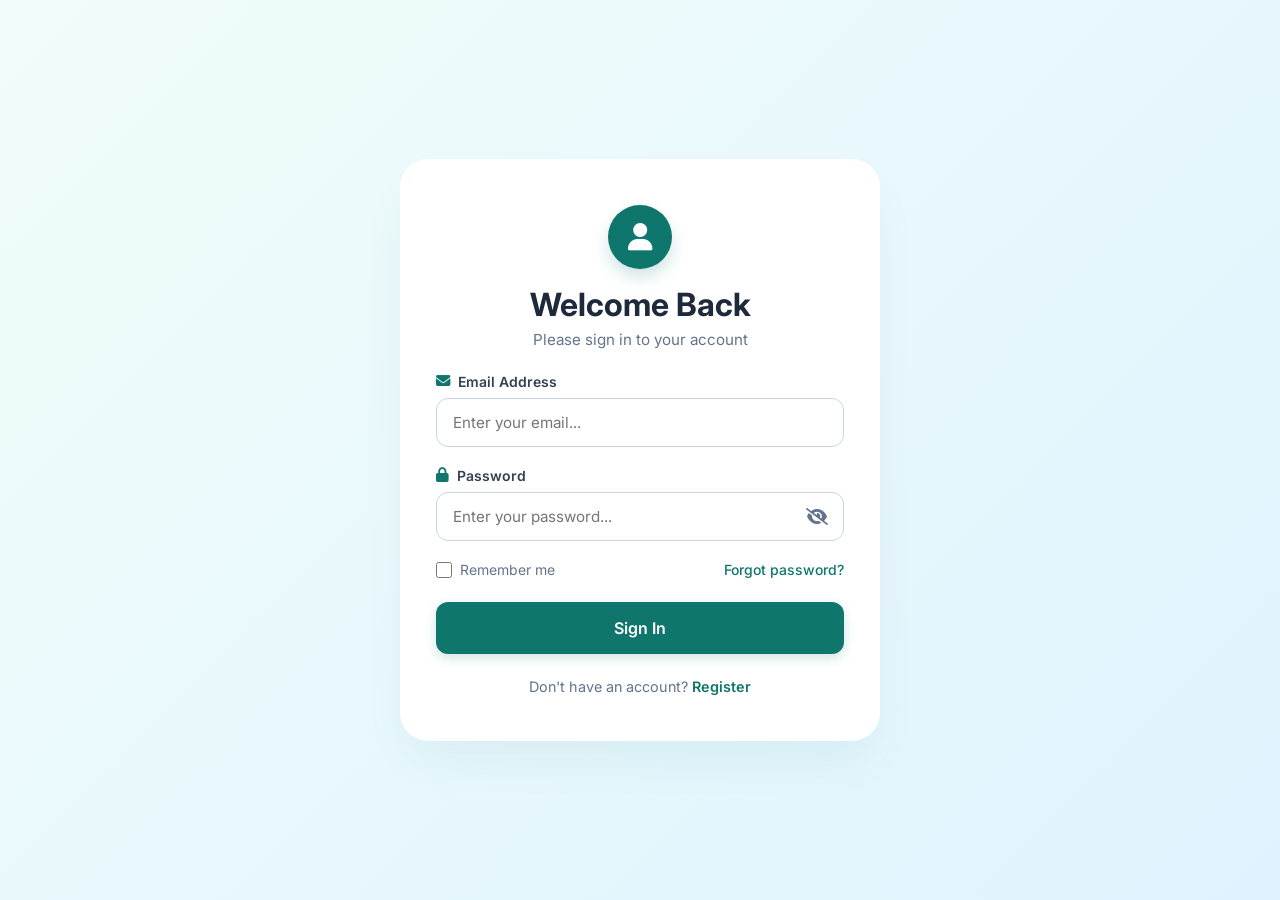
<file: Germinai-Style HTML/index.html>
<!DOCTYPE html>
<html lang="en">

<head>
    <meta charset="UTF-8">
    <meta name="viewport" content="width=device-width, initial-scale=1.0">
    <title>Setec | Dashboard Admin</title>
    <link rel="stylesheet" href="../Germinai-style/style.css">
    <link rel="stylesheet" href="https://cdnjs.cloudflare.com/ajax/libs/font-awesome/6.4.0/css/all.min.css">
</head>

<body>
    <div class="dashboard-container">
        <aside class="sidebar" id="sidebar">
            <div class="sidebar-logo">
                <div class="logo-img-container">
                    <img src="https://final-projact-y2-s2-crud-io.vercel.app/image/logo.png"
                        onerror="this.src='https://i.imgur.com/7EszX8v.png'" alt="SETEC Logo">
                </div>

            </div>
            <nav class="sidebar-menu">
                <a href="index.html" class="menu-item"><i class="fa-solid fa-chart-pie"></i> <span>Dashboard</span></a>
                <a href="products.html" class="menu-item"><i class="fa-solid fa-box"></i> <span>Products</span></a>
                <a href="categories.html" class="menu-item"><i class="fa-solid fa-tags"></i> <span>Categories</span></a>
                <a href="orders.html" class="menu-item"><i class="fa-solid fa-cart-shopping"></i>
                    <span>Orders</span></a>
                <a href="users.html" class="menu-item"><i class="fa-solid fa-users"></i> <span>Users</span></a>
                <a href="settings.html" class="menu-item"><i class="fa-solid fa-gear"></i> <span>Settings</span></a>
            </nav>
        </aside>

        <main class="main-content">
            <header class="top-navbar">
                <div class="nav-left">
                    <button class="toggle-btn" id="toggle-btn"><i class="fa-solid fa-bars"></i></button>
                    <div class="welcome-msg">
                        <h1>Dashboard</h1>
                        <p>Welcome back, Dara</p>
                    </div>
                </div>
                <div class="nav-right">
                    <div class="search-box"><i class="fa-solid fa-magnifying-glass"></i><input type="text"
                            placeholder="Search..."></div>
                    <div class="notification-icon"><i class="fa-solid fa-bell"></i><span class="badge">3</span></div>
                    <div class="profile-container">
                        <div class="profile-dropdown-trigger" id="profileTrigger">
                            <span class="profile-name">Dara</span>
                            <img src="https://i.pravatar.cc/150?img=11" alt="Avatar" class="profile-img">
                            <i class="fa-solid fa-chevron-down" style="font-size:0.7rem; margin-left:2px;"></i>
                        </div>
                        <!-- Inside the profile dropdown block of your files -->
                        <div class="profile-dropdown-menu" id="profileDropdown">
                            <div class="dropdown-user-info">
                                <h4 class="profile-name">Dara</h4>
                                <p>Administrator</p>
                            </div>
                            <hr class="dropdown-divider">
                            <a href="settings.html" class="dropdown-item"><i class="fa-solid fa-gear"></i> Settings</a>
                            <hr class="dropdown-divider">
                            <!-- Updated trigger ID attribute added right here below -->
                            <a href="#" class="dropdown-item text-danger" id="logoutTriggerBtn"><i
                                    class="fa-solid fa-arrow-right-from-bracket"></i> Logout</a>
                        </div>
                    </div>
                </div>
            </header>

            <section class="stats-grid">
                <div class="stat-card">
                    <div class="stat-info">
                        <h3 id="count-products">0</h3>
                        <p>Total Products</p>
                    </div>
                    <div class="stat-icon"><i class="fa-solid fa-box-open"></i></div>
                </div>
                <div class="stat-card">
                    <div class="stat-info">
                        <h3 id="count-orders">0</h3>
                        <p>Total Orders</p>
                    </div>
                    <div class="stat-icon"><i class="fa-solid fa-cart-shopping"></i></div>
                </div>
                <div class="stat-card">
                    <div class="stat-info">
                        <h3 id="count-categories">0</h3>
                        <p>Categories</p>
                    </div>
                    <div class="stat-icon"><i class="fa-solid fa-tags"></i></div>
                </div>
                <div class="stat-card">
                    <div class="stat-info">
                        <h3 id="count-users">3</h3>
                        <p>Active Users</p>
                    </div>
                    <div class="stat-icon"><i class="fa-solid fa-users"></i></div>
                </div>
            </section>

            <section class="data-card">
                <div class="card-header">
                    <h2>Products Overview</h2><a href="products.html" class="view-all-btn">View All <i
                            class="fa-solid fa-arrow-right"></i></a>
                </div>
                <div class="table-responsive">
                    <table class="data-table">
                        <thead>
                            <tr>
                                <th>PRODUCT</th>
                                <th>CATEGORY</th>
                                <th>PRICE</th>
                                <th>STOCK</th>
                                <th>STATUS</th>
                            </tr>
                        </thead>
                        <tbody>
                            <tr class="empty-row">
                                <td colspan="5">No products found</td>
                            </tr>
                        </tbody>
                    </table>
                </div>
            </section>

            <div class="two-column-grid">
                <section class="data-card">
                    <div class="card-header">
                        <h2>Categories</h2><a href="categories.html" class="view-all-btn">View All <i
                                class="fa-solid fa-arrow-right"></i></a>
                    </div>
                    <div class="table-responsive">
                        <table class="data-table">
                            <thead>
                                <tr>
                                    <th>#</th>
                                    <th>CATEGORY NAME</th>
                                    <th style="text-align:right;">PRODUCTS</th>
                                </tr>
                            </thead>
                            <tbody id="dash-categories-body"></tbody>
                        </table>
                    </div>
                </section>
                <section class="data-card">
                    <div class="card-header">
                        <h2>Recent Orders</h2><a href="orders.html" class="view-all-btn">View All <i
                                class="fa-solid fa-arrow-right"></i></a>
                    </div>
                    <div class="table-responsive">
                        <table class="data-table">
                            <thead>
                                <tr>
                                    <th>ORDER</th>
                                    <th>PRODUCT</th>
                                    <th>QTY</th>
                                    <th>DATE</th>
                                </tr>
                            </thead>
                            <tbody id="dash-orders-body"></tbody>
                        </table>
                    </div>
                </section>
            </div>

            <section class="data-card">
                <div class="card-header">
                    <h2>Recent Users</h2><a href="users.html" class="view-all-btn">View All <i
                            class="fa-solid fa-arrow-right"></i></a>
                </div>
                <div class="table-responsive">
                    <table class="data-table">
                        <thead>
                            <tr>
                                <th>NAME</th>
                                <th>EMAIL</th>
                                <th>ROLE</th>
                                <th>STATUS</th>
                            </tr>
                        </thead>
                        <tbody id="dash-users-body"></tbody>
                    </table>
                </div>
            </section>
        </main>
    </div>
    <script src="../Germinai-style/script.js"></script>

</html>
</file>
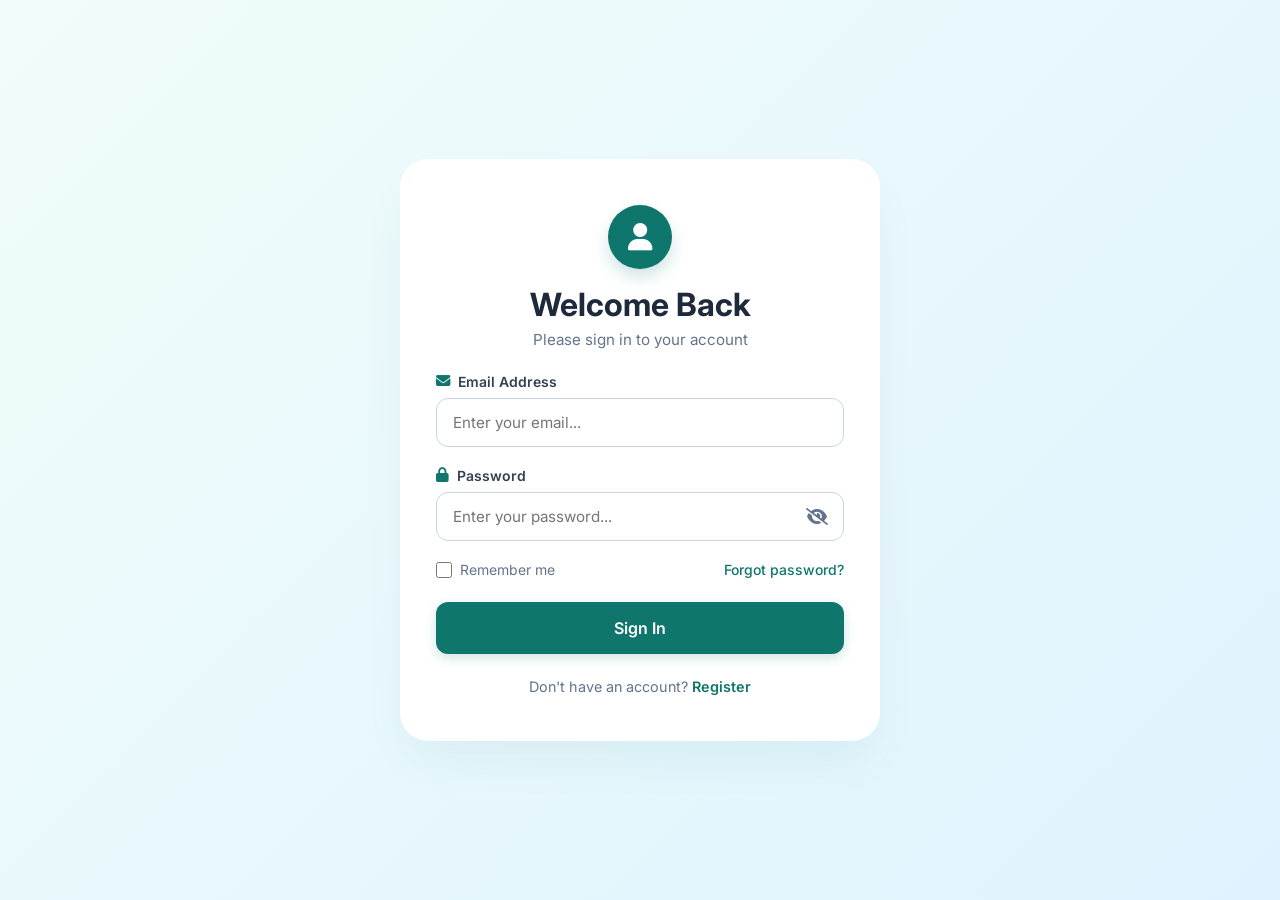
<file: Germinai-Style HTML/categories.html>
<!DOCTYPE html>
<html lang="en">

<head>
    <meta charset="UTF-8">
    <meta name="viewport" content="width=device-width, initial-scale=1.0">
    <title>Setec | Categories Admin</title>
    <link rel="stylesheet" href="../Germinai-style/style.css">
    <link rel="stylesheet" href="https://cdnjs.cloudflare.com/ajax/libs/font-awesome/6.4.0/css/all.min.css">
</head>

<body>
    <div class="dashboard-container">
        <aside class="sidebar" id="sidebar">
            <div class="sidebar-logo">
                <div class="logo-img-container">
                    <img src="https://final-projact-y2-s2-crud-io.vercel.app/image/logo.png"
                        onerror="this.src='https://i.imgur.com/7EszX8v.png'" alt="SETEC Logo">
                </div>
            </div>
            <nav class="sidebar-menu">
                <a href="index.html" class="menu-item"><i class="fa-solid fa-chart-pie"></i> <span>Dashboard</span></a>
                <a href="products.html" class="menu-item"><i class="fa-solid fa-box"></i> <span>Products</span></a>
                <a href="categories.html" class="menu-item"><i class="fa-solid fa-tags"></i> <span>Categories</span></a>
                <a href="orders.html" class="menu-item"><i class="fa-solid fa-cart-shopping"></i>
                    <span>Orders</span></a>
                <a href="users.html" class="menu-item"><i class="fa-solid fa-users"></i> <span>Users</span></a>
                <a href="settings.html" class="menu-item"><i class="fa-solid fa-gear"></i> <span>Settings</span></a>
            </nav>
        </aside>

        <main class="main-content">
            <header class="top-navbar">
                <div class="nav-left">
                    <button class="toggle-btn" id="toggle-btn"><i class="fa-solid fa-bars"></i></button>
                    <div class="welcome-msg">
                        <h1>Categories</h1>
                        <p>Manage your categories</p>
                    </div>
                </div>
                <div class="nav-right">
                    <div class="search-box">
                        <i class="fa-solid fa-magnifying-glass"></i>
                        <input type="text" placeholder="Search categories...">
                    </div>
                    <div class="notification-icon"><i class="fa-solid fa-bell"></i><span class="badge">3</span></div>

                    <div style="display: none;">
                        <span id="count-products">0</span>
                        <span id="count-orders">0</span>
                        <span id="count-categories">0</span>
                        <span id="count-users">0</span>
                    </div>

                    <div class="profile-container">
                        <div class="profile-dropdown-trigger" id="profileTrigger">
                            <span class="profile-name">Dara</span>
                            <img src="https://i.pravatar.cc/150?img=11" alt="Avatar" class="profile-img">
                            <i class="fa-solid fa-chevron-down" style="font-size:0.7rem;"></i>
                        </div>
                        <div class="profile-dropdown-menu" id="profileDropdown">
                            <div class="dropdown-user-info">
                                <h4 class="profile-name">Dara</h4>
                                <p>Administrator</p>
                            </div>
                            <hr class="dropdown-divider">
                            <a href="settings.html" class="dropdown-item"><i class="fa-solid fa-gear"></i> Settings</a>
                            <hr class="dropdown-divider">
                            <a href="#" class="dropdown-item text-danger" id="logoutTriggerBtn">
                                <i class="fa-solid fa-arrow-right-from-bracket"></i> Logout
                            </a>
                        </div>
                    </div>
                </div>
            </header>

            <div class="page-action-header">
                <h2>Categories Management</h2>
                <button type="button" id="btn-add-category" class="btn-add">
                    <i class="fa-solid fa-plus"></i> Add Category
                </button>
            </div>

            <div class="data-card">
                <div class="table-responsive">
                    <table class="data-table">
                        <thead>
                            <tr>
                                <th>#</th>
                                <th>CATEGORY NAME</th>
                                <th>TOTAL PRODUCTS</th>
                                <th>ACTIONS</th>
                            </tr>
                        </thead>
                        <tbody id="categories-table-body">
                        </tbody>
                    </table>
                </div>
            </div>
        </main>
    </div>

    <div id="categoryModalOverlay" class="modal-overlay">
        <div class="modal-card">
            <div class="modal-header">
                <h3 id="categoryModalTitle">Add New Category</h3>
                <button type="button" class="close-modal-btn" onclick="window.closeCategoryModal()">&times;</button>
            </div>
            <form id="modalCategoryForm">
                <div class="modal-body">
                    <div class="modal-group">
                        <label for="modalCatName">Category Name</label>
                        <input type="text" id="modalCatName" placeholder="e.g., Electronics, Apparel"
                            autocomplete="off">
                        <span class="error-msg-text">Category name is required</span>
                    </div>
                </div>
                <div class="modal-footer">
                    <button type="button" class="btn-secondary" onclick="window.closeCategoryModal()">Cancel</button>
                    <button type="submit" class="btn-primary">Save Category</button>
                </div>
            </form>
        </div>
    </div>

    <script src="../Germinai-style/script.js"></script>
</body>

</html>
</file>
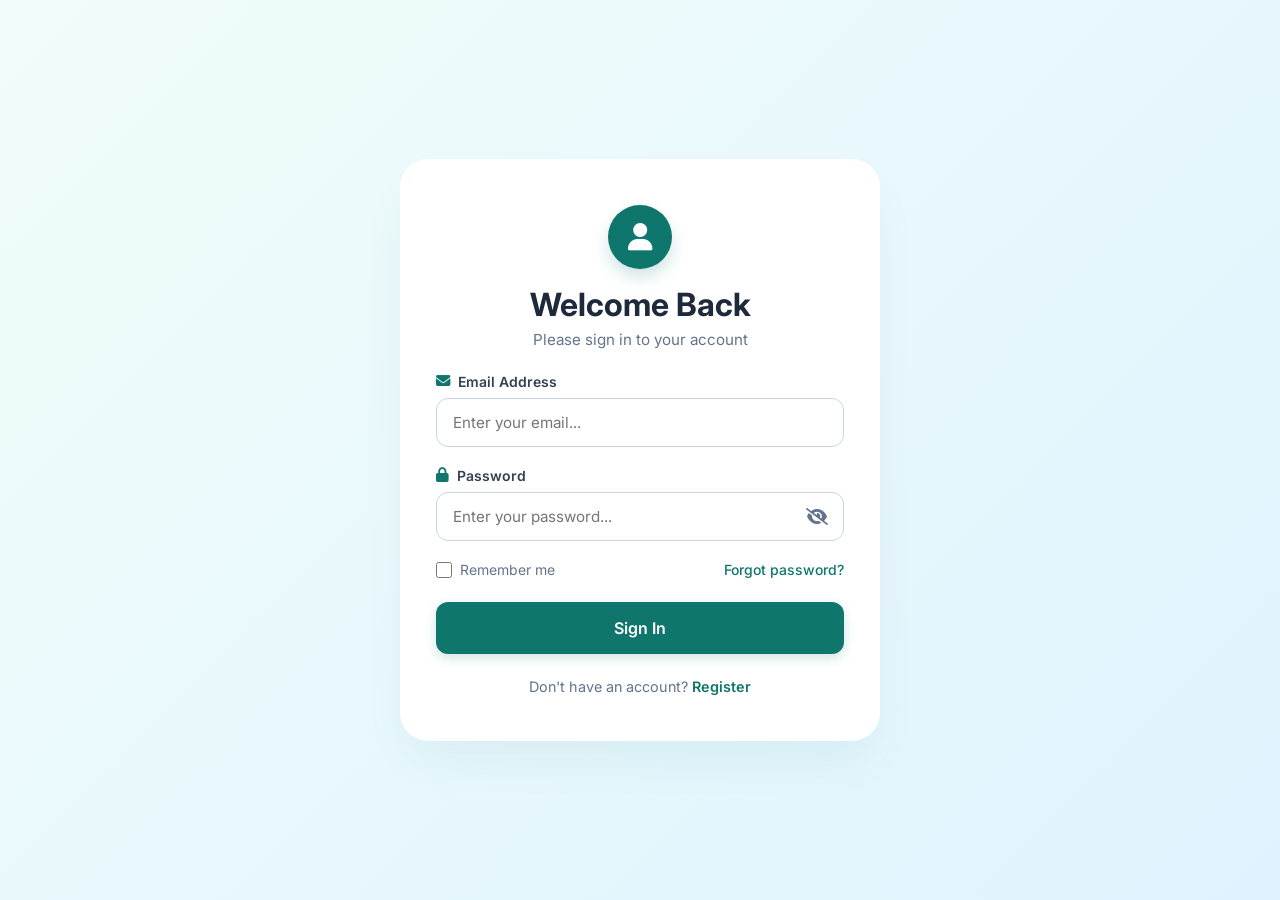
<file: Germinai-Style HTML/login.html>
<!DOCTYPE html>
<html lang="en">
<head>
    <meta charset="UTF-8">
    <meta name="viewport" content="width=device-width, initial-scale=1.0">
    <title>Setec Institute | Authentication</title>
    <link rel="stylesheet" href="https://cdnjs.cloudflare.com/ajax/libs/font-awesome/6.4.0/css/all.min.css">
    <style>
        @import url('https://fonts.googleapis.com/css2?family=Inter:wght@300;400;500;600;700&display=swap');

        :root {
            --primary-teal: #14b8a6;
            --primary-dark: #0f766e;
            --bg-gradient: linear-gradient(135deg, #f0fdfa 0%, #e0f2fe 100%);
            --text-dark: #1e293b;
            --text-muted: #64748b;
            --error-red: #ef4444;
            --error-bg: #fef2f2;
            --error-border: #fee2e2;
            --success-green: #16a34a;
            --success-bg: #f0fdf4;
            --success-border: #dcfce7;
            --border-normal: #cbd5e1;
        }

        * {
            margin: 0;
            padding: 0;
            box-sizing: border-box;
            font-family: 'Inter', sans-serif;
        }

        body {
            background: var(--bg-gradient);
            min-height: 100vh;
            display: flex;
            align-items: center;
            justify-content: center;
            padding: 20px;
        }

        .auth-card {
            background: #ffffff;
            width: 100%;
            max-width: 480px;
            border-radius: 28px;
            padding: 45px 35px;
            box-shadow: 0 25px 50px -12px rgba(15, 118, 110, 0.08);
            border: 1px solid rgba(255, 255, 255, 0.8);
        }

        .avatar-header {
            display: flex;
            flex-direction: column;
            align-items: center;
            margin-bottom: 24px;
        }

        .avatar-icon {
            width: 64px;
            height: 64px;
            background-color: #0f766e;
            border-radius: 50%;
            display: flex;
            align-items: center;
            justify-content: center;
            color: #ffffff;
            font-size: 28px;
            margin-bottom: 16px;
            box-shadow: 0 8px 16px rgba(15, 118, 110, 0.2);
        }

        .avatar-header h2 {
            font-size: 2rem;
            color: var(--text-dark);
            font-weight: 700;
            margin-bottom: 6px;
        }

        .avatar-header p {
            font-size: 0.95rem;
            color: var(--text-muted);
        }

        /* Banner Messages */
        .banner-msg {
            padding: 14px 16px;
            border-radius: 12px;
            font-size: 0.9rem;
            font-weight: 500;
            margin-bottom: 24px;
            display: none;
            align-items: center;
            gap: 10px;
        }
        .banner-msg.error {
            display: flex;
            background: var(--error-bg);
            color: var(--error-red);
            border: 1px solid var(--error-border);
        }
        .banner-msg.success {
            display: flex;
            background: var(--success-bg);
            color: var(--success-green);
            border: 1px solid var(--success-border);
        }

        /* Forms Layout Switching */
        .auth-form-view {
            display: none;
        }
        .auth-form-view.active {
            display: block;
        }

        .form-group {
            margin-bottom: 20px;
            position: relative;
        }

        .form-group label {
            display: block;
            font-size: 0.875rem;
            font-weight: 600;
            color: #334155;
            margin-bottom: 8px;
            display: flex;
            align-items: center;
            gap: 8px;
        }

        .form-group label i {
            color: #0f766e;
            font-size: 0.9rem;
        }

        .input-control-wrapper {
            position: relative;
        }

        .input-control-wrapper input {
            width: 100%;
            padding: 14px 45px 14px 16px;
            font-size: 0.95rem;
            border: 1px solid var(--border-normal);
            border-radius: 12px;
            outline: none;
            color: var(--text-dark);
            transition: all 0.2s ease;
            background: #ffffff;
        }

        .input-control-wrapper input:focus {
            border-color: #0f766e;
            box-shadow: 0 0 0 4px rgba(15, 118, 110, 0.15);
        }

        /* Input Validation Styles */
        .form-group.invalid input {
            border-color: var(--error-red) !important;
            background-color: #fffafb;
        }
        .form-group.invalid input:focus {
            box-shadow: 0 0 0 4px rgba(239, 68, 68, 0.15);
        }
        
        .form-group.valid input {
            border-color: var(--success-green) !important;
        }

        .password-toggle {
            position: absolute;
            right: 16px;
            top: 50%;
            transform: translateY(-50%);
            color: var(--text-muted);
            cursor: pointer;
            font-size: 1.1rem;
            transition: color 0.2s ease;
        }
        .password-toggle:hover {
            color: var(--text-dark);
        }

        .inline-feedback {
            font-size: 0.8rem;
            font-weight: 500;
            color: var(--error-red);
            margin-top: 6px;
            display: none;
        }
        .form-group.invalid .inline-feedback {
            display: block;
        }

        /* Utilities Row */
        .utilities-row {
            display: flex;
            align-items: center;
            justify-content: space-between;
            margin-bottom: 24px;
            font-size: 0.875rem;
        }

        .checkbox-container {
            display: flex;
            align-items: center;
            gap: 8px;
            color: var(--text-muted);
            cursor: pointer;
        }

        .checkbox-container input {
            width: 16px;
            height: 16px;
            accent-color: #0f766e;
            cursor: pointer;
        }

        .forgot-link {
            color: #0f766e;
            text-decoration: none;
            font-weight: 500;
        }
        .forgot-link:hover {
            text-decoration: underline;
        }

        /* Action Buttons */
        .btn-submit {
            width: 100%;
            background: #0f766e;
            color: #ffffff;
            border: none;
            padding: 16px;
            font-size: 1rem;
            font-weight: 600;
            border-radius: 12px;
            cursor: pointer;
            box-shadow: 0 4px 12px rgba(15, 118, 110, 0.2);
            transition: all 0.2s ease;
        }

        .btn-submit:hover {
            background: #115e59;
            transform: translateY(-1px);
        }

        .btn-submit:active {
            transform: translateY(0);
        }

        .switch-view-footer {
            text-align: center;
            margin-top: 24px;
            font-size: 0.9rem;
            color: var(--text-muted);
        }

        .switch-view-footer a {
            color: #0f766e;
            text-decoration: none;
            font-weight: 600;
        }

        .switch-view-footer a:hover {
            text-decoration: underline;
        }
    </style>
</head>
<body>

    <div class="auth-card">
        <div class="avatar-header">
            <div class="avatar-icon">
                <i class="fa-solid fa-user"></i>
            </div>
            <h2 id="cardTitle">Welcome Back</h2>
            <p id="cardSubtitle">Please sign in to your account</p>
        </div>

        <!-- Master Global Notification Banners -->
        <div id="bannerMsg" class="banner-msg">
            <i id="bannerIcon" class="fa-solid"></i>
            <span id="bannerText"></span>
        </div>

        <!-- 1. LOGIN FORM MODULE -->
        <form id="loginForm" class="auth-form-view active" novalidate>
            <div class="form-group" id="loginEmailGroup">
                <label><i class="fa-solid fa-envelope"></i> Email Address</label>
                <div class="input-control-wrapper">
                    <input type="email" id="loginEmail" placeholder="Enter your email...">
                </div>
                <div class="inline-feedback" id="loginEmailFeedback">Email is required</div>
            </div>

            <div class="form-group" id="loginPasswordGroup">
                <label><i class="fa-solid fa-lock"></i> Password</label>
                <div class="input-control-wrapper">
                    <input type="password" id="loginPassword" placeholder="Enter your password...">
                    <i class="fa-solid fa-eye-slash password-toggle" onclick="togglePasswordDisplay('loginPassword', this)"></i>
                </div>
                <div class="inline-feedback" id="loginPasswordFeedback">Password is required</div>
            </div>

            <div class="utilities-row">
                <label class="checkbox-container">
                    <input type="checkbox"> Remember me
                </label>
                <a href="#" class="forgot-link">Forgot password?</a>
            </div>

            <button type="submit" class="btn-submit">Sign In</button>

            <div class="switch-view-footer">
                Don't have an account? <a href="#" onclick="showFormView('register')">Register</a>
            </div>
        </form>

        <!-- 2. REGISTER FORM MODULE -->
        <form id="registerForm" class="auth-form-view" novalidate>
            <div class="form-group" id="regEmailGroup">
                <label><i class="fa-solid fa-envelope"></i> Email Address</label>
                <div class="input-control-wrapper">
                    <input type="email" id="regEmail" placeholder="Enter your email...">
                </div>
                <div class="inline-feedback" id="regEmailFeedback">Email is required</div>
            </div>

            <div class="form-group" id="regPasswordGroup">
                <label><i class="fa-solid fa-lock"></i> Password</label>
                <div class="input-control-wrapper">
                    <input type="password" id="regPassword" placeholder="Create a password (min. 6 characters)">
                    <i class="fa-solid fa-eye-slash password-toggle" onclick="togglePasswordDisplay('regPassword', this)"></i>
                </div>
                <div class="inline-feedback" id="regPasswordFeedback">Password is required</div>
            </div>

            <div class="form-group" id="regConfirmGroup">
                <label><i class="fa-solid fa-circle-check"></i> Confirm Password</label>
                <div class="input-control-wrapper">
                    <input type="password" id="regConfirm" placeholder="Confirm your password">
                    <i class="fa-solid fa-eye-slash password-toggle" onclick="togglePasswordDisplay('regConfirm', this)"></i>
                </div>
                <div class="inline-feedback" id="regConfirmFeedback">Please confirm your password</div>
            </div>

            <button type="submit" class="btn-submit">Create Account</button>

            <div class="switch-view-footer">
                Already have an account? <a href="#" onclick="showFormView('login')">Login</a>
            </div>
        </form>
    </div>

    <script>
        // --- SEED SEED DATABASE MOCK ---
        if (!localStorage.getItem('db_users')) {
            localStorage.setItem('db_users', JSON.stringify([
                { id: 1, name: "Demo Admin", email: "demo@example.com", password: "password123", role: "Admin", status: "Active", phone: "555-0199" }
            ]));
        }

        // --- INTERACTION ELEMENT SELECTORS ---
        const bannerMsg = document.getElementById('bannerMsg');
        const bannerIcon = document.getElementById('bannerIcon');
        const bannerText = document.getElementById('bannerText');

        const cardTitle = document.getElementById('cardTitle');
        const cardSubtitle = document.getElementById('cardSubtitle');

        // Clear dynamic tracking visibility helper states
        function clearFeedbacks() {
            bannerMsg.className = 'banner-msg';
            bannerMsg.style.display = 'none';
            document.querySelectorAll('.form-group').forEach(g => {
                g.classList.remove('invalid', 'valid');
            });
        }

        function showBanner(text, type) {
            bannerText.innerText = text;
            bannerMsg.style.display = 'flex';
            if (type === 'error') {
                bannerMsg.className = 'banner-msg error';
                bannerIcon.className = 'fa-solid fa-circle-exclamation';
            } else {
                bannerMsg.className = 'banner-msg success';
                bannerIcon.className = 'fa-solid fa-circle-check';
            }
        }

        // Form toggle matrix switcher logic without reloading layout pages
        function showFormView(view) {
            clearFeedbacks();
            document.getElementById('loginForm').reset();
            document.getElementById('registerForm').reset();

            if (view === 'login') {
                cardTitle.innerText = "Welcome Back";
                cardSubtitle.innerText = "Please sign in to your account";
                document.getElementById('registerForm').classList.remove('active');
                document.getElementById('loginForm').classList.add('active');
            } else {
                cardTitle.innerText = "Create Account";
                cardSubtitle.innerText = "Please fill in your details";
                document.getElementById('loginForm').classList.remove('active');
                document.getElementById('registerForm').classList.add('active');
            }
        }

        function togglePasswordDisplay(inputId, iconEl) {
            const inputField = document.getElementById(inputId);
            if (inputField.type === "password") {
                inputField.type = "text";
                iconEl.className = "fa-solid fa-eye password-toggle";
            } else {
                inputField.type = "password";
                iconEl.className = "fa-solid fa-eye-slash password-toggle";
            }
        }

        // --- 1. HANDLE LOGIN ENGINE SUBMISSION ---
        document.getElementById('loginForm').addEventListener('submit', function(e) {
            e.preventDefault(); // <-- IMMUNIZES INTERFACE AGAINST RELOAD LOOP BUG
            clearFeedbacks();

            const emailInput = document.getElementById('loginEmail');
            const passwordInput = document.getElementById('loginPassword');
            let isFormValid = true;

            // Empty field verification
            if (!emailInput.value.trim()) {
                document.getElementById('loginEmailGroup').classList.add('invalid');
                document.getElementById('loginEmailFeedback').innerText = "Email is required";
                isFormValid = false;
            }
            if (!passwordInput.value) {
                document.getElementById('loginPasswordGroup').classList.add('invalid');
                document.getElementById('loginPasswordFeedback').innerText = "Password is required";
                isFormValid = false;
            }

            if (!isFormValid) {
                showBanner("Please fix the errors above", "error");
                return;
            }

            // Database authorization lookups
            const databaseUsers = JSON.parse(localStorage.getItem('db_users'));
            const matchedUser = databaseUsers.find(u => u.email.toLowerCase() === emailInput.value.trim().toLowerCase());

            // Case A: User account does not exist
            if (!matchedUser) {
                document.getElementById('loginEmailGroup').classList.add('invalid');
                document.getElementById('loginEmailFeedback').innerText = "This email does not exist. Please register first!";
                showBanner("Login failed. Please check your credentials", "error");
                return;
            }

            // Case B: Account exists but password entry is incorrect
            if (matchedUser.password !== passwordInput.value) {
                document.getElementById('loginPasswordGroup').classList.add('invalid');
                document.getElementById('loginPasswordFeedback').innerText = "Incorrect password";
                showBanner("Login failed. Please check your credentials", "error");
                return;
            }

            // Success configuration scenario execution
            document.getElementById('loginEmailGroup').classList.add('valid');
            document.getElementById('loginPasswordGroup').classList.add('valid');
            showBanner("Welcome back! Login successful!", "success");

            localStorage.setItem('session_active_user', JSON.stringify(matchedUser));

            // Relocate down into administrative paths dashboard
            setTimeout(() => {
                window.location.href = 'index.html'; 
            }, 1000);
        });

        // --- 2. HANDLE REGISTER ENGINE SUBMISSION ---
        document.getElementById('registerForm').addEventListener('submit', function(e) {
            e.preventDefault(); // <-- PREVENTS FORM SUBMISSION REFRESH
            clearFeedbacks();

            const regEmailInput = document.getElementById('regEmail');
            const regPasswordInput = document.getElementById('regPassword');
            const regConfirmInput = document.getElementById('regConfirm');
            let isRegFormValid = true;

            // Core field empty value checks
            if (!regEmailInput.value.trim()) {
                document.getElementById('regEmailGroup').classList.add('invalid');
                document.getElementById('regEmailFeedback').innerText = "Email is required";
                isRegFormValid = false;
            }
            if (!regPasswordInput.value) {
                document.getElementById('regPasswordGroup').classList.add('invalid');
                document.getElementById('regPasswordFeedback').innerText = "Password is required";
                isRegFormValid = false;
            }
            if (!regConfirmInput.value) {
                document.getElementById('regConfirmGroup').classList.add('invalid');
                document.getElementById('regConfirmFeedback').innerText = "Please confirm your password";
                isRegFormValid = false;
            }

            if (!isRegFormValid) {
                showBanner("Please fix the errors above", "error");
                return;
            }

            // Length requirement validations
            if (regPasswordInput.value.length < 6) {
                document.getElementById('regPasswordGroup').classList.add('invalid');
                document.getElementById('regPasswordFeedback').innerText = "Password must be at least 6 characters";
                showBanner("Please fix the errors above", "error");
                return;
            }

            // Confirmed equivalence matches
            if (regPasswordInput.value !== regConfirmInput.value) {
                document.getElementById('regConfirmGroup').classList.add('invalid');
                document.getElementById('regConfirmFeedback').innerText = "Passwords do not match";
                showBanner("Please fix the errors above", "error");
                return;
            }

            const databaseUsers = JSON.parse(localStorage.getItem('db_users'));
            const emailDuplicateCheck = databaseUsers.some(u => u.email.toLowerCase() === regEmailInput.value.trim().toLowerCase());

            // Pre-existing constraint checker mapping
            if (emailDuplicateCheck) {
                document.getElementById('regEmailGroup').classList.add('invalid');
                document.getElementById('regEmailFeedback').innerText = "This email is already registered";
                showBanner("Please fix the errors above", "error");
                return;
            }

            // Process saving new accounts into array database structures
            const allocatedId = databaseUsers.length > 0 ? databaseUsers[databaseUsers.length - 1].id + 1 : 1;
            const extractedUsername = regEmailInput.value.split('@')[0]; // Creates temporary clean name identifier string

            const profileRecordObject = {
                id: allocatedId,
                name: extractedUsername,
                email: regEmailInput.value.trim(),
                password: regPasswordInput.value,
                role: "User",
                status: "Active",
                phone: "-"
            };

            databaseUsers.push(profileRecordObject);
            localStorage.setItem('db_users', JSON.stringify(databaseUsers));

            document.getElementById('regEmailGroup').classList.add('valid');
            document.getElementById('regConfirmGroup').classList.add('valid');
            showBanner("Account created successfully!", "success");

            // Redirect automatically back to signature login card
            setTimeout(() => {
                showFormView('login');
                document.getElementById('loginEmail').value = profileRecordObject.email;
                showBanner("Please login with your new account", "success");
            }, 1600);
        });
    </script>
</body>
</html>
</file>
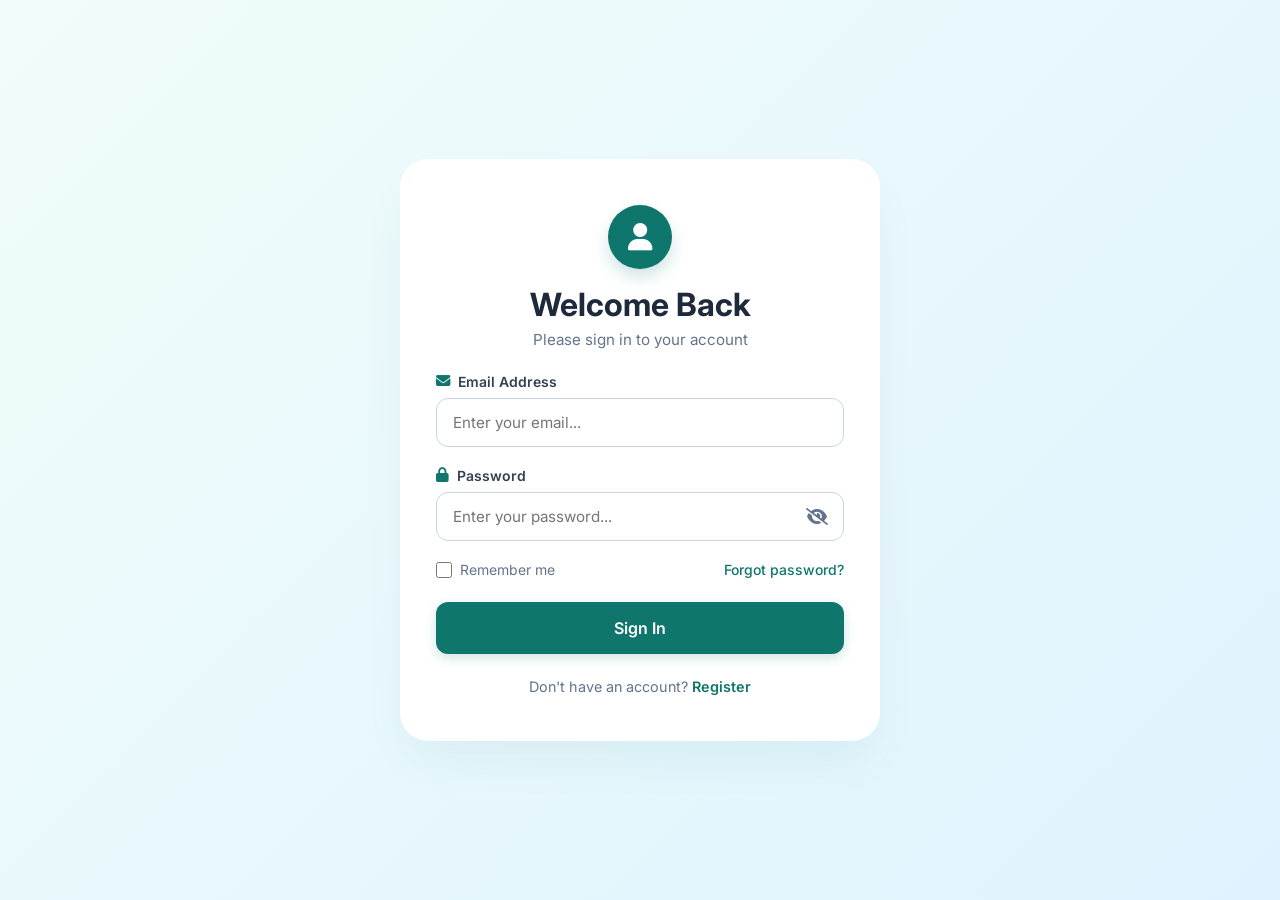
<file: Germinai-Style HTML/orders.html>
<!DOCTYPE html>
<html lang="en">

<head>
    <meta charset="UTF-8">
    <meta name="viewport" content="width=device-width, initial-scale=1.0">
    <title>Setec | Orders Admin</title>
    <link rel="stylesheet" href="../Germinai-style/style.css">
    <link rel="stylesheet" href="https://cdnjs.cloudflare.com/ajax/libs/font-awesome/6.4.0/css/all.min.css">
</head>

<body>
    <div class="dashboard-container">
        <aside class="sidebar" id="sidebar">
            <div class="sidebar-logo">
                <div class="logo-img-container">
                    <img src="https://final-projact-y2-s2-crud-io.vercel.app/image/logo.png"
                        onerror="this.src='https://i.imgur.com/7EszX8v.png'" alt="SETEC Logo">
                </div>
            </div>
            <nav class="sidebar-menu">
                <a href="index.html" class="menu-item"><i class="fa-solid fa-chart-pie"></i> <span>Dashboard</span></a>
                <a href="products.html" class="menu-item"><i class="fa-solid fa-box"></i> <span>Products</span></a>
                <a href="categories.html" class="menu-item"><i class="fa-solid fa-tags"></i> <span>Categories</span></a>
                <a href="orders.html" class="menu-item"><i class="fa-solid fa-cart-shopping"></i>
                    <span>Orders</span></a>
                <a href="users.html" class="menu-item"><i class="fa-solid fa-users"></i> <span>Users</span></a>
                <a href="settings.html" class="menu-item"><i class="fa-solid fa-gear"></i> <span>Settings</span></a>
            </nav>
        </aside>

        <main class="main-content">
            <header class="top-navbar">
                <div class="nav-left">
                    <button class="toggle-btn" id="toggle-btn"><i class="fa-solid fa-bars"></i></button>
                    <div class="welcome-msg">
                        <h1>Orders</h1>
                        <p>Manage customer orders</p>
                    </div>
                </div>
                <div class="nav-right">
                    <div class="search-box">
                        <i class="fa-solid fa-magnifying-glass"></i>
                        <input type="text" placeholder="Search orders...">
                    </div>
                    <div class="notification-icon">
                        <i class="fa-solid fa-bell"></i>
                        <span class="badge">3</span>
                    </div>
                    <div class="profile-container">
                        <div class="profile-dropdown-trigger" id="profileTrigger">
                            <span class="profile-name">Dara</span>
                            <img src="https://i.pravatar.cc/150?img=11" alt="Avatar" class="profile-img">
                            <i class="fa-solid fa-chevron-down" style="font-size:0.7rem;"></i>
                        </div>
                        <div class="profile-dropdown-menu" id="profileDropdown">
                            <div class="dropdown-user-info">
                                <h4 class="profile-name">Dara</h4>
                                <p>Administrator</p>
                            </div>
                            <hr class="dropdown-divider">
                            <a href="settings.html" class="dropdown-item"><i class="fa-solid fa-gear"></i> Settings</a>
                            <hr class="dropdown-divider">
                            <a href="#" class="dropdown-item text-danger" id="logoutTriggerBtn">
                                <i class="fa-solid fa-arrow-right-from-bracket"></i> Logout
                            </a>
                        </div>
                    </div>
                </div>
            </header>

            <div class="page-action-header">
                <h2>Orders Management</h2>
                <button type="button" id="btn-add-order" class="btn-add">
                    <i class="fa-solid fa-plus"></i> Add Order
                </button>
            </div>

            <div class="data-card">
                <div class="table-responsive">
                    <table class="data-table">
                        <thead>
                            <tr>
                                <th>ID</th>
                                <th>ORDER NAME</th>
                                <th>QUANTITY</th>
                                <th>DATE</th>
                                <th>ACTIONS</th>
                            </tr>
                        </thead>
                        <tbody id="orders-table-body"></tbody>
                    </table>
                </div>
            </div>
        </main>
    </div>
    <div id="orderModalOverlay" class="modal-overlay">
        <div class="modal-card">
            <div class="modal-header">
                <h3 id="orderModalTitle">Add Order</h3>
                <button type="button" class="close-modal-btn" onclick="window.closeOrderModal()">&times;</button>
            </div>
            <form id="modalOrderForm">
                <div class="modal-body">
                    <div class="modal-group">
                        <label for="modalOrderName">Order Name</label>
                        <input type="text" id="modalOrderName" placeholder="Enter customer name">
                    </div>
                    <div class="modal-group">
                        <label for="modalOrderProduct">Product</label>
                        <select id="modalOrderProduct">
                            <option value="">Select Product</option>
                        </select>
                    </div>
                    <div class="modal-group">
                        <label for="modalOrderQty">Quantity</label>
                        <input type="number" id="modalOrderQty" placeholder="Enter quantity">
                    </div>
                    <div class="modal-group">
                        <label for="modalOrderDate">Date</label>
                        <input type="date" id="modalOrderDate" value="2026-06-21">
                    </div>
                    <div class="modal-group">
                        <label for="modalOrderStatus">Status</label>
                        <select id="modalOrderStatus">
                            <option value="Pending">Pending</option>
                            <option value="Completed">Completed</option>
                        </select>
                    </div>
                </div>
                <div class="modal-footer">
                    <button type="button" class="btn-secondary" onclick="window.closeOrderModal()">Cancel</button>
                    <button type="submit" class="btn-primary">
                        <i class="fa-solid fa-check"></i> Save Order
                    </button>
                </div>
            </form>
        </div>
    </div>


    <script src="../Germinai-style/script.js"></script>

</html>
</file>
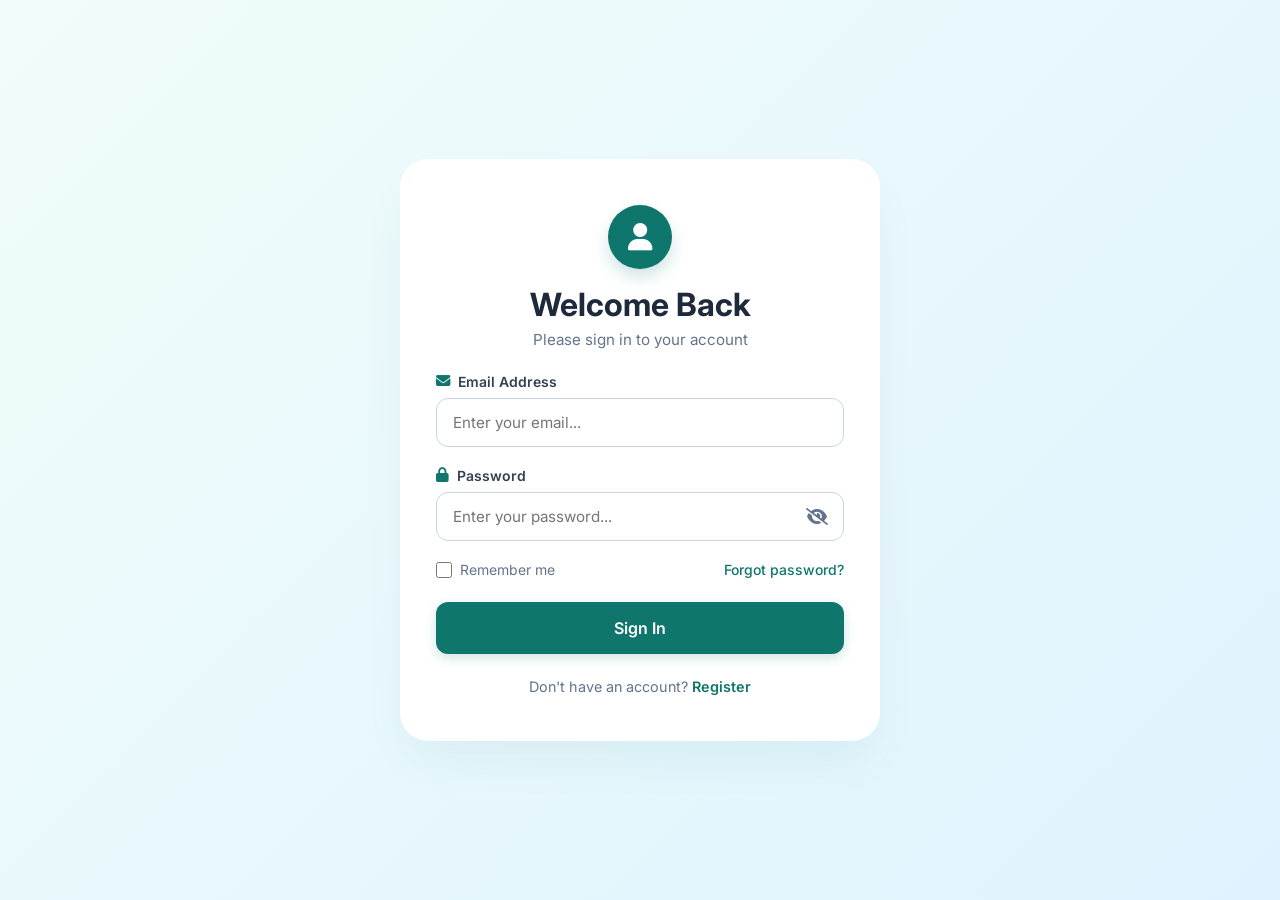
<file: Germinai-Style HTML/products.html>
<!DOCTYPE html>
<html lang="en">

<head>
    <meta charset="UTF-8">
    <meta name="viewport" content="width=device-width, initial-scale=1.0">
    <title>Setec | Products Admin</title>
    <link rel="stylesheet" href="../Germinai-style/style.css">
    <link rel="stylesheet" href="https://cdnjs.cloudflare.com/ajax/libs/font-awesome/6.4.0/css/all.min.css">
</head>

<body>
    <div class="dashboard-container">
        <aside class="sidebar" id="sidebar">
            <div class="sidebar-logo">
                <div class="logo-img-container"><img src="https://final-projact-y2-s2-crud-io.vercel.app/image/logo.png"
                        onerror="this.src='https://i.imgur.com/7EszX8v.png'" alt="SETEC Logo"></div>
            </div>
            <nav class="sidebar-menu">
                <a href="index.html" class="menu-item"><i class="fa-solid fa-chart-pie"></i> <span>Dashboard</span></a>
                <a href="products.html" class="menu-item"><i class="fa-solid fa-box"></i> <span>Products</span></a>
                <a href="categories.html" class="menu-item"><i class="fa-solid fa-tags"></i> <span>Categories</span></a>
                <a href="orders.html" class="menu-item"><i class="fa-solid fa-cart-shopping"></i>
                    <span>Orders</span></a>
                <a href="users.html" class="menu-item"><i class="fa-solid fa-users"></i> <span>Users</span></a>
                <a href="settings.html" class="menu-item"><i class="fa-solid fa-gear"></i> <span>Settings</span></a>
            </nav>
        </aside>

        <main class="main-content">
            <header class="top-navbar">
                <div class="nav-left">
                    <button class="toggle-btn" id="toggle-btn"><i class="fa-solid fa-bars"></i></button>
                    <div class="welcome-msg">
                        <h1>Products</h1>
                        <p>Manage your products</p>
                    </div>
                </div>
                <div class="nav-right">
                    <div class="search-box"><i class="fa-solid fa-magnifying-glass"></i><input type="text"
                            placeholder="Search products..."></div>
                    <div class="notification-icon"><i class="fa-solid fa-bell"></i><span class="badge">3</span></div>
                    <div class="profile-container">
                        <div class="profile-dropdown-trigger" id="profileTrigger"><span
                                class="profile-name">Dara</span><img src="https://i.pravatar.cc/150?img=11" alt="Avatar"
                                class="profile-img"><i class="fa-solid fa-chevron-down" style="font-size:0.7rem;"></i>
                        </div>
                        <div class="profile-dropdown-menu" id="profileDropdown">
                            <div class="dropdown-user-info">
                                <h4 class="profile-name">Dara</h4>
                                <p>Administrator</p>
                            </div>
                            <hr class="dropdown-divider">
                            <a href="settings.html" class="dropdown-item"><i class="fa-solid fa-gear"></i> Settings</a>
                            <hr class="dropdown-divider">
                            <!-- Updated trigger ID attribute added right here below -->
                            <a href="#" class="dropdown-item text-danger" id="logoutTriggerBtn"><i
                                    class="fa-solid fa-arrow-right-from-bracket"></i> Logout</a>
                        </div>
                    </div>
                </div>
            </header>

            <div class="page-action-header">
                <h2>Products Management</h2>
                <button class="btn-add" id="btn-add-product">+ Add Product</button>
            </div>

            <div class="data-card">
                <div class="table-responsive">
                    <table class="data-table">
                        <thead>
                            <tr>
                                <th>ID</th>
                                <th>PRODUCT</th>
                                <th>CATEGORY</th>
                                <th>PRICE</th>
                                <th>STOCK</th>
                                <th>DESCRIPTION</th>
                                <th>ACTIONS</th>
                            </tr>
                        </thead>
                        <tbody id="products-table-body"></tbody>
                    </table>
                </div>
            </div>
        </main>
    </div>

    <div class="custom-modal-overlay" id="productModalOverlay">
        <div class="product-modal-card">

            <div class="modal-card-header">
                <h3 id="productModalTitle">Add New Product</h3>
                <button type="button" class="close-modal-x" onclick="closeProductModal()">&times;</button>
            </div>

            <form id="modalProductForm" novalidate>

                <div class="modal-group">
                    <label><i class="fa-solid fa-box-open"></i> Product Name</label>
                    <input type="text" id="modalProdName" placeholder="e.g., Wireless Mouse">
                    <div class="modal-error-text">Product name is required</div>
                </div>

                <div class="modal-group">
                    <label><i class="fa-solid fa-tags"></i> Category</label>
                    <select id="modalProdCategory">
                        <option value="General">General</option>
                        <option value="Electronics">Electronics</option>
                        <option value="Accessories">Accessories</option>
                        <option value="Hardware">Hardware</option>
                    </select>
                </div>

                <div class="form-modal-row">
                    <div class="modal-group">
                        <label><i class="fa-solid fa-dollar-sign"></i> Price ($)</label>
                        <input type="number" id="modalProdPrice" step="0.01" placeholder="0.00">
                        <div class="modal-error-text">Enter a valid price greater than 0</div>
                    </div>
                    <div class="modal-group">
                        <label><i class="fa-solid fa-layer-group"></i> Stock Quantity</label>
                        <input type="number" id="modalProdStock" placeholder="0">
                        <div class="modal-error-text">Enter a valid stock number</div>
                    </div>
                </div>

                <div class="modal-group">
                    <label><i class="fa-solid fa-align-left"></i> Description</label>
                    <textarea id="modalProdDesc" rows="3"
                        placeholder="Enter product details or specifications..."></textarea>
                </div>

                <div class="modal-action-footer">
                    <button type="button" class="btn-modal-cancel" onclick="closeProductModal()">Cancel</button>
                    <button type="submit" class="btn-modal-save">
                        <i class="fa-solid fa-floppy-disk"></i> Save Product
                    </button>
                </div>
            </form>
        </div>
    </div>
    <script src="../Germinai-style/script.js"></script>
</body>

</html>
</file>
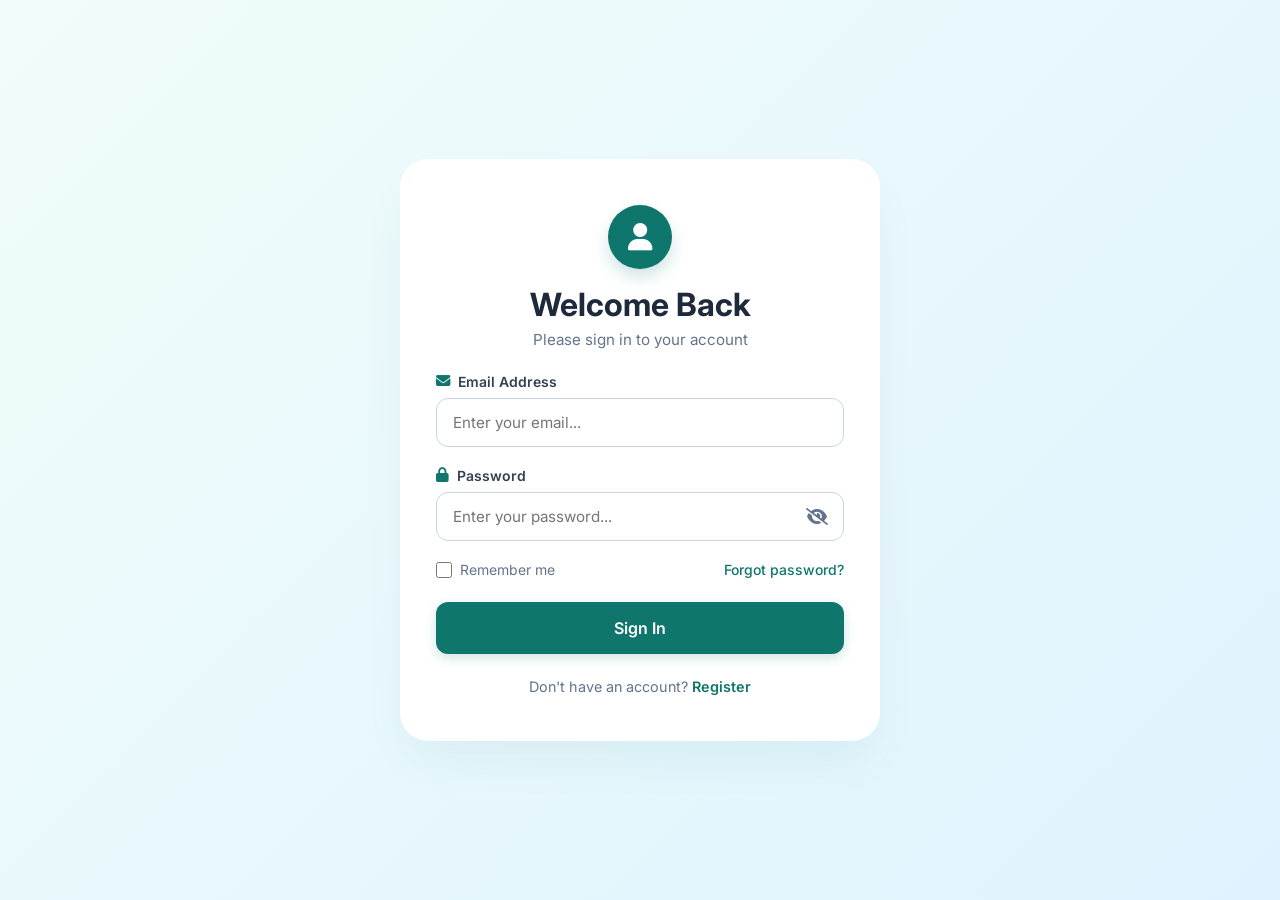
<file: Germinai-Style HTML/users.html>
<!DOCTYPE html>
<html lang="en">

<head>
    <meta charset="UTF-8">
    <meta name="viewport" content="width=device-width, initial-scale=1.0">
    <title>Setec | Users Admin</title>
    <link rel="stylesheet" href="../Germinai-style/style.css">
    <link rel="stylesheet" href="https://cdnjs.cloudflare.com/ajax/libs/font-awesome/6.4.0/css/all.min.css">
</head>

<body>
    <div class="dashboard-container">
        <aside class="sidebar" id="sidebar">
            <div class="sidebar-logo">
                <div class="logo-img-container"><img src="https://final-projact-y2-s2-crud-io.vercel.app/image/logo.png"
                        onerror="this.src='https://i.imgur.com/7EszX8v.png'" alt="SETEC Logo"></div>

            </div>
            <nav class="sidebar-menu">
                <a href="index.html" class="menu-item"><i class="fa-solid fa-chart-pie"></i> <span>Dashboard</span></a>
                <a href="products.html" class="menu-item"><i class="fa-solid fa-box"></i> <span>Products</span></a>
                <a href="categories.html" class="menu-item"><i class="fa-solid fa-tags"></i> <span>Categories</span></a>
                <a href="orders.html" class="menu-item"><i class="fa-solid fa-cart-shopping"></i>
                    <span>Orders</span></a>
                <a href="users.html" class="menu-item"><i class="fa-solid fa-users"></i> <span>Users</span></a>
                <a href="settings.html" class="menu-item"><i class="fa-solid fa-gear"></i> <span>Settings</span></a>
            </nav>
        </aside>

        <main class="main-content">
            <header class="top-navbar">
                <div class="nav-left">
                    <button class="toggle-btn" id="toggle-btn"><i class="fa-solid fa-bars"></i></button>
                    <div class="welcome-msg">
                        <h1>Users</h1>
                        <p>Manage your users</p>
                    </div>
                </div>
                <div class="nav-right">
                    <div class="search-box"><i class="fa-solid fa-magnifying-glass"></i><input type="text"
                            placeholder="Search users..."></div>
                    <div class="notification-icon"><i class="fa-solid fa-bell"></i><span class="badge">3</span></div>
                    <div class="profile-container">
                        <div class="profile-dropdown-trigger" id="profileTrigger"><span
                                class="profile-name">Dara</span><img src="https://i.pravatar.cc/150?img=11" alt="Avatar"
                                class="profile-img"><i class="fa-solid fa-chevron-down" style="font-size:0.7rem;"></i>
                        </div>
                        <div class="profile-dropdown-menu" id="profileDropdown">
                            <div class="dropdown-user-info">
                                <h4 class="profile-name">Dara</h4>
                                <p>Administrator</p>
                            </div>
                            <hr class="dropdown-divider">
                            <a href="settings.html" class="dropdown-item"><i class="fa-solid fa-gear"></i> Settings</a>
                            <hr class="dropdown-divider">
                            <!-- Updated trigger ID attribute added right here below -->
                            <a href="#" class="dropdown-item text-danger" id="logoutTriggerBtn"><i
                                    class="fa-solid fa-arrow-right-from-bracket"></i> Logout</a>
                        </div>
                    </div>
                </div>
            </header>

            <div class="page-action-header">
                <h2>Users Management</h2>

                <button class="btn-add" onclick="openUserModal()">+ Add User</button>
            </div>

            <div class="data-card">
                <div class="table-responsive">
                    <table class="data-table">
                        <thead>
                            <tr>
                                <th>ID</th>
                                <th>NAME</th>
                                <th>EMAIL</th>
                                <th>ROLE</th>
                                <th>STATUS</th>
                                <th>PHONE</th>
                                <th>ACTIONS</th>
                            </tr>
                        </thead>
                        <tbody id="users-table-body"></tbody>
                    </table>
                </div>
            </div>
        </main>
    </div>
    <!-- THE ANCHOR POPUP MODAL WRAPPER -->
    <div class="custom-modal-overlay" id="userModalOverlay">
        <div class="user-modal-card">
            <!-- Teal Header Section matching Screenshot 2026-06-20 114239.png -->
            <div class="modal-card-header">
                <h3 id="modalFormTitle">Add User</h3>
                <button type="button" class="close-modal-x" onclick="closeUserModal()">&times;</button>
            </div>

            <!-- Integrated Form Control Module -->
            <form id="modalUserForm" novalidate>
                <!-- Row 1: Dual Column Name Matrix -->
                <div class="form-modal-row">
                    <div class="modal-group">
                        <label>First Name</label>
                        <input type="text" id="modalFirstName" placeholder="Enter first name">
                        <div class="modal-error-text" id="errModalFirstName">First name is required</div>
                    </div>
                    <div class="modal-group">
                        <label>Last Name</label>
                        <input type="text" id="modalLastName" placeholder="Enter last name">
                        <div class="modal-error-text" id="errModalLastName">Last name is required</div>
                    </div>
                </div>

                <!-- Row 2: Standard Single Column Email Block -->
                <div class="modal-group">
                    <label>Email</label>
                    <input type="email" id="modalEmail" placeholder="user@example.com">
                    <div class="modal-error-text" id="errModalEmail">A valid email is required</div>
                </div>

                <!-- Row 3: Dual Column Dropdowns -->
                <div class="form-modal-row">
                    <div class="modal-group">
                        <label>Role</label>
                        <select id="modalRole">
                            <option value="User">User</option>
                            <option value="Admin">Admin</option>
                            <option value="Manager">Manager</option>
                        </select>
                    </div>
                    <div class="modal-group">
                        <label>Status</label>
                        <select id="modalStatus">
                            <option value="Active">Active</option>
                            <option value="Inactive">Inactive</option>
                        </select>
                    </div>
                </div>

                <!-- Row 4: Single Column Phone Input -->
                <div class="modal-group">
                    <label>Phone</label>
                    <input type="text" id="modalPhone" placeholder="+855 12 345 678">
                    <div class="modal-error-text" id="errModalPhone">Phone number is required</div>
                </div>

                <!-- Row 5: Action Footer Buttons Alignment -->
                <div class="modal-action-footer">
                    <button type="button" class="btn-modal-cancel" onclick="closeUserModal()">Cancel</button>
                    <button type="submit" class="btn-modal-save">
                        <i class="fa-solid fa-check"></i> Save User
                    </button>
                </div>
            </form>
        </div>
    </div>
    <script src="../Germinai-style/script.js"></script>
</body>

</html>
</file>
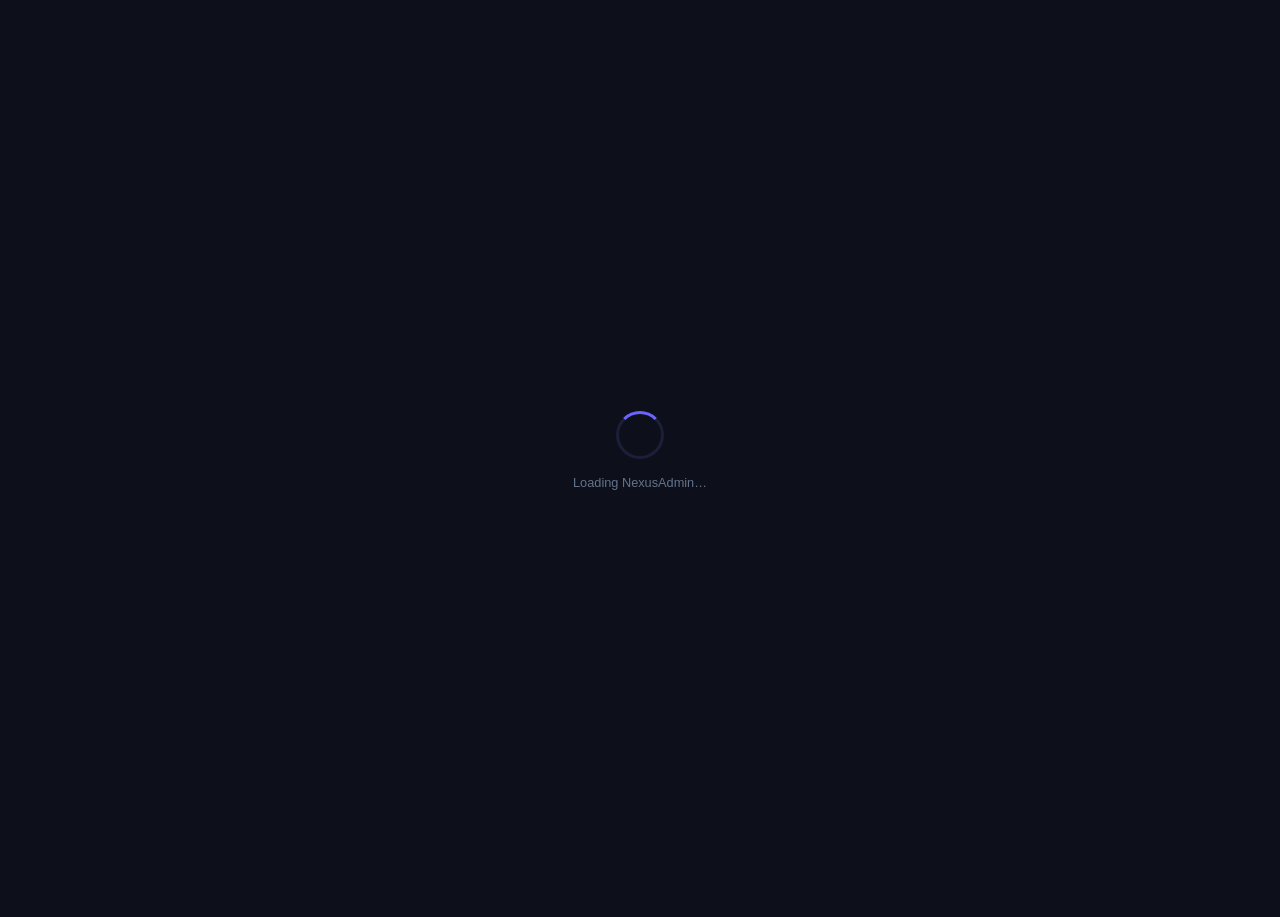
<file: Product/indext.html>
<!DOCTYPE html>
<html lang="en">
<head>
<meta charset="UTF-8">
<meta name="viewport" content="width=device-width, initial-scale=1.0">
<title>NexusAdmin — Dashboard</title>
<link rel="stylesheet" href="style.css">k
<link rel="stylesheet" href="https://cdnjs.cloudflare.com/ajax/libs/font-awesome/6.5.0/css/all.min.css">

</head>
<body>

<!-- LOADER -->
<div class="loader" id="loader">
  <div class="loader-ring"></div>
  <div class="loader-text">Loading NexusAdmin…</div>
</div>

<!-- APP -->
<div id="app" style="opacity:0; transition: opacity .4s">

  <!-- SIDEBAR -->
  <aside class="sidebar" id="sidebar">
    <div class="sidebar-logo">
      <div class="logo-icon"></div>
      <span class="logo-text">SETEC INSTETURE</span>
    </div>

    <nav class="sidebar-nav">
      <div class="nav-section-label">Main</div>
      <div class="nav-item active" data-page="dashboard">
        <div class="nav-icon"><i class="fas fa-chart-pie"></i></div>
        <span class="nav-label">Dashboard</span>
      </div>

      <div class="nav-section-label">Store</div>
      <div class="nav-item" data-page="products">
        <div class="nav-icon"><i class="fas fa-box"></i></div>
        <span class="nav-label">Products</span>
        <span class="nav-badge" id="badge-products">0</span>
      </div>
      <div class="nav-item" data-page="categories">
        <div class="nav-icon"><i class="fas fa-tags"></i></div>
        <span class="nav-label">Categories</span>
      </div>
      <div class="nav-item" data-page="orders">
        <div class="nav-icon"><i class="fas fa-shopping-cart"></i></div>
        <span class="nav-label">Orders</span>
        <span class="nav-badge" id="badge-orders">0</span>
      </div>

      <div class="nav-section-label">People</div>
      <div class="nav-item" data-page="users">
        <div class="nav-icon"><i class="fas fa-users"></i></div>
        <span class="nav-label">Users</span>
      </div>

      <div class="nav-section-label">System</div>
      <div class="nav-item" data-page="settings">
        <div class="nav-icon"><i class="fas fa-cog"></i></div>
        <span class="nav-label">Settings</span>
      </div>
    </nav>

    <div class="sidebar-footer">
      <div class="sidebar-toggle" id="sidebarToggle">
        <div class="nav-icon"><i class="fas fa-chevron-left" id="toggleIcon"></i></div>
        <span class="toggle-label">Collapse</span>
      </div>
    </div>
  </aside>

  <!-- MAIN -->
  <div class="main" id="main">

    <!-- HEADER -->
    <header class="header">
      <h2 class="header-title" id="headerTitle">Dashboard</h2>
      <div class="header-search">
        <i class="fas fa-search search-icon"></i>
        <input type="text" placeholder="Search anything…" id="headerSearch">
      </div>
      <div class="header-actions">
        <div class="icon-btn" title="Notifications">
          <i class="fas fa-bell"></i>
          <span class="notif-badge"></span>
        </div>
        <div class="icon-btn" title="Messages">
          <i class="fas fa-envelope"></i>
        </div>
      </div>
      <div class="profile-area" id="profileBtn">
        <div class="avatar" id="avatarEl">A</div>
        <div>
          <div class="profile-name" id="profileName">Admin</div>
          <div class="profile-role">Super Admin</div>
        </div>
        <i class="fas fa-chevron-down" style="color:var(--muted);font-size:.7rem;margin-left:4px"></i>
        <div class="profile-dropdown" id="profileDropdown">
          <a href="#"><i class="fas fa-user"></i> Profile</a>
          <a href="#"><i class="fas fa-palette"></i> Theme</a>
          <a href="#"><i class="fas fa-shield-alt"></i> Security</a>
          <a href="#" style="color:var(--red)"><i class="fas fa-sign-out-alt"></i> Sign Out</a>
        </div>
      </div>
    </header>

    <!-- CONTENT AREA -->
    <div class="content-wrap">

      <!-- ── DASHBOARD PAGE ─────────────────────────────── -->
      <div class="page active" id="page-dashboard">
        <div class="page-header">
          <div class="welcome-chip">
            <i class="fas fa-sun"></i>
            <span id="greetingText">Good morning</span>
          </div>
          <h1>Welcome back, <span id="greetingName">Admin</span> 👋</h1>
          <p>Here's what's happening with your store today.</p>
        </div>

        <div class="stats-grid" id="statsGrid">
          <div class="stat-card blue">
            <div class="stat-label">Total Revenue</div>
            <div class="stat-value" id="statRevenue">$0</div>
            <div class="stat-change"><i class="fas fa-arrow-up"></i> 12.5% vs last month</div>
            <i class="fas fa-dollar-sign stat-icon"></i>
          </div>
          <div class="stat-card purple">
            <div class="stat-label">Products</div>
            <div class="stat-value" id="statProducts">0</div>
            <div class="stat-change"><i class="fas fa-arrow-up"></i> 4 new this week</div>
            <i class="fas fa-box stat-icon"></i>
          </div>
          <div class="stat-card green">
            <div class="stat-label">Orders</div>
            <div class="stat-value" id="statOrders">0</div>
            <div class="stat-change"><i class="fas fa-arrow-up"></i> 8.3% vs last month</div>
            <i class="fas fa-shopping-cart stat-icon"></i>
          </div>
          <div class="stat-card yellow">
            <div class="stat-label">Users</div>
            <div class="stat-value" id="statUsers">0</div>
            <div class="stat-change"><i class="fas fa-arrow-up"></i> 3 joined today</div>
            <i class="fas fa-users stat-icon"></i>
          </div>
        </div>

        <div class="grid-2">
          <div class="card">
            <div class="card-header">
              <span class="card-title">Recent Products</span>
              <span class="card-action" onclick="switchPage('products')">View all</span>
            </div>
            <table>
              <thead><tr><th>Product</th><th>Price</th><th>Stock</th><th>Status</th></tr></thead>
              <tbody id="dashRecentProducts"></tbody>
            </table>
          </div>
          <div class="card">
            <div class="card-header">
              <span class="card-title">Recent Orders</span>
              <span class="card-action" onclick="switchPage('orders')">View all</span>
            </div>
            <table>
              <thead><tr><th>Order</th><th>Customer</th><th>Total</th><th>Status</th></tr></thead>
              <tbody id="dashRecentOrders"></tbody>
            </table>
          </div>
        </div>

        <div class="card">
          <div class="card-header">
            <span class="card-title">Recent Users</span>
            <span class="card-action" onclick="switchPage('users')">View all</span>
          </div>
          <table>
            <thead><tr><th>User</th><th>Email</th><th>Role</th><th>Status</th><th>Joined</th></tr></thead>
            <tbody id="dashRecentUsers"></tbody>
          </table>
        </div>
      </div>

      <!-- ── PRODUCTS PAGE ──────────────────────────────── -->
      <div class="page" id="page-products">
        <div class="page-header">
          <h1>Products</h1>
          <p>Manage your store products, pricing and inventory.</p>
        </div>
        <div class="toolbar">
          <div class="toolbar-search">
            <i class="fas fa-search search-icon"></i>
            <input type="text" placeholder="Search products…" id="productSearch" oninput="renderProducts()">
          </div>
          <select class="form-control" style="width:auto" id="productCatFilter" onchange="renderProducts()">
            <option value="">All Categories</option>
          </select>
          <button class="btn btn-primary" onclick="openProductModal()"><i class="fas fa-plus"></i> Add Product</button>
        </div>
        <div class="card">
          <table>
            <thead><tr><th></th><th>Name</th><th>Category</th><th>Price</th><th>Stock</th><th>Status</th><th>Actions</th></tr></thead>
            <tbody id="productsTableBody"></tbody>
          </table>
          <div class="pagination" id="productsPagination"></div>
        </div>
      </div>

      <!-- ── CATEGORIES PAGE ────────────────────────────── -->
      <div class="page" id="page-categories">
        <div class="page-header">
          <h1>Categories</h1>
          <p>Organise your products with categories.</p>
        </div>
        <div class="toolbar">
          <button class="btn btn-primary" onclick="openCatModal()"><i class="fas fa-plus"></i> Add Category</button>
        </div>
        <div class="card">
          <table>
            <thead><tr><th>Name</th><th>Description</th><th>Products</th><th>Actions</th></tr></thead>
            <tbody id="catsTableBody"></tbody>
          </table>
        </div>
      </div>

      <!-- ── ORDERS PAGE ────────────────────────────────── -->
      <div class="page" id="page-orders">
        <div class="page-header">
          <h1>Orders</h1>
          <p>Track and manage customer orders.</p>
        </div>
        <div class="toolbar">
          <div class="toolbar-search">
            <i class="fas fa-search search-icon"></i>
            <input type="text" placeholder="Search orders…" id="orderSearch" oninput="renderOrders()">
          </div>
          <select class="form-control" style="width:auto" id="orderStatusFilter" onchange="renderOrders()">
            <option value="">All Status</option>
            <option>Pending</option>
            <option>Processing</option>
            <option>Shipped</option>
            <option>Delivered</option>
            <option>Cancelled</option>
          </select>
          <button class="btn btn-primary" onclick="openOrderModal()"><i class="fas fa-plus"></i> Add Order</button>
        </div>
        <div class="card">
          <table>
            <thead><tr><th>Order ID</th><th>Customer</th><th>Items</th><th>Total</th><th>Status</th><th>Date</th><th>Actions</th></tr></thead>
            <tbody id="ordersTableBody"></tbody>
          </table>
        </div>
      </div>

      <!-- ── USERS PAGE ─────────────────────────────────── -->
      <div class="page" id="page-users">
        <div class="page-header">
          <h1 style="font-size: 2.5rem;">Users Management</h1>
         
        </div>
        <div class="toolbar">
          <div class="toolbar-search">
            <i class="fas fa-search search-icon"></i>
            <input type="text" placeholder="Search users…" id="userSearch" oninput="renderUsers()">
          </div>
          <button class="btn btn-primary" onclick="openUserModal()"><i class="fas fa-plus"></i> Add User</button>
        </div>
        <div class="card">
          <table>
            <thead><tr><th>User</th><th>Email</th><th>Role</th><th>Status</th><th>Joined</th><th>Actions</th></tr></thead>
            <tbody id="usersTableBody"></tbody>
          </table>
        </div>
      </div>

      <!-- ── SETTINGS PAGE ──────────────────────────────── -->
      <div class="page" id="page-settings">
        <div class="page-header">
          <h1>Settings</h1>
          <p>Configure your admin panel preferences.</p>
        </div>
        <div class="settings-grid">
          <div class="settings-section">
            <h3>General</h3>
            <div class="form-group">
              <label class="form-label">Admin Name</label>
              <input class="form-control" id="settingName" value="Admin" placeholder="Your name">
            </div>
            <div class="form-group">
              <label class="form-label">Store Name</label>
              <input class="form-control" id="settingStore" value="NexusStore" placeholder="Store name">
            </div>
            <div class="form-group">
              <label class="form-label">Currency</label>
              <select class="form-control" id="settingCurrency">
                <option>USD</option><option>EUR</option><option>GBP</option><option>JPY</option>
              </select>
            </div>
            <button class="btn btn-primary" onclick="saveSettings()"><i class="fas fa-save"></i> Save Changes</button>
          </div>
          <div class="settings-section">
            <h3>Notifications</h3>
            <div class="toggle-row">
              <div class="toggle-label-group">
                <div class="toggle-name">Email Alerts</div>
                <div class="toggle-desc">Receive order & user alerts</div>
              </div>
              <div class="toggle-switch on" onclick="this.classList.toggle('on')"></div>
            </div>
            <div class="toggle-row">
              <div class="toggle-label-group">
                <div class="toggle-name">New Order Alert</div>
                <div class="toggle-desc">Ping when order is placed</div>
              </div>
              <div class="toggle-switch on" onclick="this.classList.toggle('on')"></div>
            </div>
            <div class="toggle-row">
              <div class="toggle-label-group">
                <div class="toggle-name">Low Stock Alert</div>
                <div class="toggle-desc">Alert when stock falls below 5</div>
              </div>
              <div class="toggle-switch" onclick="this.classList.toggle('on')"></div>
            </div>
            <div class="toggle-row">
              <div class="toggle-label-group">
                <div class="toggle-name">Weekly Report</div>
                <div class="toggle-desc">Receive weekly summary</div>
              </div>
              <div class="toggle-switch on" onclick="this.classList.toggle('on')"></div>
            </div>
          </div>
          <div class="settings-section">
            <h3>Display</h3>
            <div class="toggle-row">
              <div class="toggle-label-group">
                <div class="toggle-name">Compact Table</div>
                <div class="toggle-desc">Reduce row padding</div>
              </div>
              <div class="toggle-switch" onclick="this.classList.toggle('on')"></div>
            </div>
            <div class="toggle-row">
              <div class="toggle-label-group">
                <div class="toggle-name">Animations</div>
                <div class="toggle-desc">Enable UI transitions</div>
              </div>
              <div class="toggle-switch on" onclick="this.classList.toggle('on')"></div>
            </div>
            <div class="toggle-row">
              <div class="toggle-label-group">
                <div class="toggle-name">Auto Refresh</div>
                <div class="toggle-desc">Refresh data every 60s</div>
              </div>
              <div class="toggle-switch" onclick="this.classList.toggle('on')"></div>
            </div>
          </div>
          <div class="settings-section">
            <h3>Data</h3>
            <p style="color:var(--muted);font-size:.85rem;margin-bottom:16px">Manage your stored data. This includes products, orders, users, and categories.</p>
            <button class="btn btn-ghost" style="width:100%;margin-bottom:10px" onclick="exportData()"><i class="fas fa-download"></i> Export Data (JSON)</button>
            <button class="btn btn-danger" style="width:100%" onclick="clearAllData()"><i class="fas fa-trash"></i> Clear All Data</button>
          </div>
        </div>
      </div>

    </div><!-- /content-wrap -->
  </div><!-- /main -->
</div><!-- /app -->

<!-- TOAST CONTAINER -->
<div class="toast-container" id="toastContainer"></div>

<!-- CONFIRM DIALOG -->
<div class="confirm-overlay" id="confirmOverlay">
  <div class="confirm-box">
    <div class="confirm-icon"><i class="fas fa-exclamation-triangle"></i></div>
    <h3 id="confirmTitle">Confirm Delete</h3>
    <p id="confirmMsg">This action cannot be undone. Are you sure?</p>
    <div class="confirm-actions">
      <button class="btn btn-ghost" onclick="closeConfirm()">Cancel</button>
      <button class="btn btn-danger" id="confirmBtn">Delete</button>
    </div>
  </div>
</div>

<!-- PRODUCT MODAL -->
<div class="modal-overlay" id="productModal">
  <div class="modal">
    <div class="modal-header">
      <h2 id="productModalTitle">Add Product</h2>
      <button class="modal-close" onclick="closeModal('productModal')"><i class="fas fa-times"></i></button>
    </div>
    <div class="modal-body">
      <input type="hidden" id="productId">
      <div class="form-group">
        <label class="form-label">Product Name *</label>
        <input class="form-control" id="productName" placeholder="e.g. Wireless Headphones">
      </div>
      <div class="form-group">
        <label class="form-label">Category *</label>
        <select class="form-control" id="productCategory"></select>
      </div>
      <div style="display:grid;grid-template-columns:1fr 1fr;gap:12px">
        <div class="form-group">
          <label class="form-label">Price ($) *</label>
          <input class="form-control" id="productPrice" type="number" min="0" step="0.01" placeholder="0.00">
        </div>
        <div class="form-group">
          <label class="form-label">Stock</label>
          <input class="form-control" id="productStock" type="number" min="0" placeholder="0">
        </div>
      </div>
      <div class="form-group">
        <label class="form-label">Status</label>
        <select class="form-control" id="productStatus">
          <option>Active</option><option>Draft</option><option>Out of Stock</option>
        </select>
      </div>
      <div class="form-group">
        <label class="form-label">Description</label>
        <textarea class="form-control" id="productDesc" rows="3" placeholder="Product description…"></textarea>
      </div>
    </div>
    <div class="modal-footer">
      <button class="btn btn-ghost" onclick="closeModal('productModal')">Cancel</button>
      <button class="btn btn-primary" onclick="saveProduct()"><i class="fas fa-save"></i> Save Product</button>
    </div>
  </div>
</div>

<!-- CATEGORY MODAL -->
<div class="modal-overlay" id="catModal">
  <div class="modal">
    <div class="modal-header">
      <h2 id="catModalTitle">Add Category</h2>
      <button class="modal-close" onclick="closeModal('catModal')"><i class="fas fa-times"></i></button>
    </div>
    <div class="modal-body">
      <input type="hidden" id="catId">
      <div class="form-group">
        <label class="form-label">Category Name *</label>
        <input class="form-control" id="catName" placeholder="e.g. Electronics">
      </div>
      <div class="form-group">
        <label class="form-label">Icon (emoji)</label>
        <input class="form-control" id="catIcon" placeholder="📦" maxlength="4">
      </div>
      <div class="form-group">
        <label class="form-label">Description</label>
        <textarea class="form-control" id="catDesc" rows="3" placeholder="Category description…"></textarea>
      </div>
    </div>
    <div class="modal-footer">
      <button class="btn btn-ghost" onclick="closeModal('catModal')">Cancel</button>
      <button class="btn btn-primary" onclick="saveCat()"><i class="fas fa-save"></i> Save Category</button>
    </div>
  </div>
</div>

<!-- USER MODAL -->
<div class="modal-overlay" id="userModal">
  <div class="modal">
    <div class="modal-header">
      <h2 id="userModalTitle">Add User</h2>
      <button class="modal-close" onclick="closeModal('userModal')"><i class="fas fa-times"></i></button>
    </div>
    <div class="modal-body">
      <input type="hidden" id="userId">
      <div class="form-group">
        <label class="form-label">Full Name *</label>
        <input class="form-control" id="userName" placeholder="John Doe">
      </div>
      <div class="form-group">
        <label class="form-label">Email *</label>
        <input class="form-control" id="userEmail" type="email" placeholder="john@example.com">
      </div>
      <div style="display:grid;grid-template-columns:1fr 1fr;gap:12px">
        <div class="form-group">
          <label class="form-label">Role</label>
          <select class="form-control" id="userRole">
            <option>Customer</option><option>Editor</option><option>Admin</option>
          </select>
        </div>
        <div class="form-group">
          <label class="form-label">Status</label>
          <select class="form-control" id="userStatus">
            <option>Active</option><option>Inactive</option><option>Suspended</option>
          </select>
        </div>
      </div>
    </div>
    <div class="modal-footer">
      <button class="btn btn-ghost" onclick="closeModal('userModal')">Cancel</button>
      <button class="btn btn-primary" onclick="saveUser()"><i class="fas fa-save"></i> Save User</button>
    </div>
  </div>
</div>

<!-- ORDER MODAL -->
<div class="modal-overlay" id="orderModal">
  <div class="modal">
    <div class="modal-header">
      <h2 id="orderModalTitle">Add Order</h2>
      <button class="modal-close" onclick="closeModal('orderModal')"><i class="fas fa-times"></i></button>
    </div>
    <div class="modal-body">
      <input type="hidden" id="orderId">
      <div class="form-group">
        <label class="form-label">Customer Name *</label>
        <input class="form-control" id="orderCustomer" placeholder="Customer name">
      </div>
      <div style="display:grid;grid-template-columns:1fr 1fr;gap:12px">
        <div class="form-group">
          <label class="form-label">Items</label>
          <input class="form-control" id="orderItems" type="number" min="1" value="1" placeholder="1">
        </div>
        <div class="form-group">
          <label class="form-label">Total ($)</label>
          <input class="form-control" id="orderTotal" type="number" min="0" step="0.01" placeholder="0.00">
        </div>
      </div>
      <div class="form-group">
        <label class="form-label">Status</label>
        <select class="form-control" id="orderStatus">
          <option>Pending</option><option>Processing</option><option>Shipped</option><option>Delivered</option><option>Cancelled</option>
        </select>
      </div>
    </div>
    <div class="modal-footer">
      <button class="btn btn-ghost" onclick="closeModal('orderModal')">Cancel</button>
      <button class="btn btn-primary" onclick="saveOrder()"><i class="fas fa-save"></i> Save Order</button>
    </div>
  </div>
</div>
   <script src="main.js"></script>
</body>
</html>
</file>
<file: Germinai-style/style.css>
/* ==========================================================
   SETEC ADMIN — PROFESSIONAL UI SYSTEM v2.0
   Signature: Glass-morphic sidebar + animated stat cards
   ========================================================== */

@import url('https://fonts.googleapis.com/css2?family=Inter:ital,opsz,wght@0,14..32,300;0,14..32,400;0,14..32,500;0,14..32,600;0,14..32,700;0,14..32,800;1,14..32,400&display=swap');

/* ─── DESIGN TOKENS ─────────────────────────────────────── */
:root {
    /* Primary palette */
    --primary:        #0d9488;
    --primary-dark:   #0f766e;
    --primary-light:  #ccfbf1;
    --primary-glow:   rgba(13, 148, 136, 0.18);

    /* Accent */
    --accent:         #6366f1;
    --accent-soft:    rgba(99, 102, 241, 0.12);

    /* Neutrals */
    --bg:             #f0f4f8;
    --surface:        #ffffff;
    --surface-2:      #f8fafc;
    --border:         #e2e8f0;
    --border-subtle:  rgba(226,232,240,0.6);

    /* Text */
    --text-hi:        #0f172a;
    --text-mid:       #334155;
    --text-lo:        #64748b;
    --text-ghost:     #94a3b8;

    /* Status */
    --green:          #10b981;
    --green-soft:     #d1fae5;
    --amber:          #f59e0b;
    --amber-soft:     #fef3c7;
    --red:            #ef4444;
    --red-soft:       #fee2e2;
    --blue:           #3b82f6;
    --blue-soft:      #dbeafe;

    /* Radii */
    --r-sm:  8px;
    --r-md:  14px;
    --r-lg:  20px;
    --r-xl:  28px;
    --r-full: 9999px;

    /* Shadows */
    --shadow-xs:  0 1px 2px rgba(15,23,42,0.04);
    --shadow-sm:  0 2px 8px rgba(15,23,42,0.06);
    --shadow-md:  0 8px 24px rgba(15,23,42,0.08);
    --shadow-lg:  0 20px 48px rgba(15,23,42,0.12);
    --shadow-teal: 0 8px 24px rgba(13,148,136,0.22);

    /* Motion */
    --ease:      cubic-bezier(0.4, 0, 0.2, 1);
    --ease-out:  cubic-bezier(0, 0, 0.2, 1);
    --ease-spring: cubic-bezier(0.34, 1.56, 0.64, 1);
    --dur-fast:  160ms;
    --dur-mid:   260ms;
    --dur-slow:  420ms;

    /* Sidebar */
    --sidebar-w:        260px;
    --sidebar-w-collapsed: 74px;
}

/* ─── DARK MODE ──────────────────────────────────────────── */
body.dark-mode {
    --bg:         #0b1120;
    --surface:    #141e30;
    --surface-2:  #1a2540;
    --border:     rgba(255,255,255,0.08);
    --text-hi:    #f1f5f9;
    --text-mid:   #cbd5e1;
    --text-lo:    #94a3b8;
    --shadow-sm:  0 2px 8px rgba(0,0,0,0.3);
    --shadow-md:  0 8px 24px rgba(0,0,0,0.4);
}

/* ─── RESET ──────────────────────────────────────────────── */
*, *::before, *::after {
    margin: 0; padding: 0; box-sizing: border-box;
}

html { scroll-behavior: smooth; }

body {
    font-family: 'Inter', system-ui, sans-serif;
    background: var(--bg);
    color: var(--text-mid);
    overflow-x: hidden;
    transition: background var(--dur-slow) var(--ease), color var(--dur-slow) var(--ease);
}

/* ─── PAGE ENTER ANIMATION ───────────────────────────────── */
@keyframes fadeUp {
    from { opacity: 0; transform: translateY(18px); }
    to   { opacity: 1; transform: translateY(0); }
}
@keyframes fadeIn {
    from { opacity: 0; }
    to   { opacity: 1; }
}
@keyframes scaleIn {
    from { opacity: 0; transform: scale(0.94); }
    to   { opacity: 1; transform: scale(1); }
}
@keyframes slideRight {
    from { opacity: 0; transform: translateX(-14px); }
    to   { opacity: 1; transform: translateX(0); }
}
@keyframes pulse-ring {
    0%   { transform: scale(1);    opacity: 0.6; }
    70%  { transform: scale(1.8);  opacity: 0; }
    100% { transform: scale(1.8);  opacity: 0; }
}
@keyframes shimmer {
    0%   { background-position: -200% 0; }
    100% { background-position:  200% 0; }
}
@keyframes countUp {
    from { opacity: 0; transform: translateY(10px); }
    to   { opacity: 1; transform: translateY(0); }
}
@keyframes spin {
    to { transform: rotate(360deg); }
}
@keyframes bounce-in {
    0%   { transform: scale(0.7); opacity: 0; }
    60%  { transform: scale(1.08); }
    80%  { transform: scale(0.96); }
    100% { transform: scale(1);   opacity: 1; }
}

/* ─── LAYOUT ─────────────────────────────────────────────── */
.dashboard-container {
    display: flex;
    min-height: 100vh;
}

/* ─── SIDEBAR ────────────────────────────────────────────── */
.sidebar {
    width: var(--sidebar-w);
    background: var(--surface);
    border-right: 1px solid var(--border);
    display: flex;
    flex-direction: column;
    padding: 1.5rem 1rem;
    position: fixed;
    height: 100vh;
    left: 0; top: 0;
    z-index: 200;
    transition: width var(--dur-slow) var(--ease), padding var(--dur-slow) var(--ease);
    overflow: hidden;
    box-shadow: var(--shadow-sm);
}

/* Subtle animated gradient line at top of sidebar */
.sidebar::before {
    content: '';
    position: absolute;
    top: 0; left: 0; right: 0;
    height: 3px;
    background: linear-gradient(90deg, var(--primary), var(--accent), var(--primary));
    background-size: 200% 100%;
    animation: shimmer 3s linear infinite;
}

.sidebar.collapsed {
    width: var(--sidebar-w-collapsed);
    padding: 1.5rem 0.6rem;
}

/* Logo */
.sidebar-logo {
    display: flex;
    align-items: center;
    gap: 12px;
    padding-bottom: 1.5rem;
    border-bottom: 1px solid var(--border);
    padding-left: 0.4rem;
    animation: slideRight var(--dur-slow) var(--ease-out);
}

.logo-img-container {
    width: 44px; height: 44px;
    display: flex; align-items: center; justify-content: center;
    flex-shrink: 0;
    background: var(--primary-light);
    border-radius: var(--r-md);
    overflow: hidden;
    transition: all var(--dur-mid) var(--ease-spring);
}
.logo-img-container:hover { transform: rotate(-6deg) scale(1.08); }

.logo-img-container img {
    max-width: 100%; max-height: 100%;
    object-fit: contain;
}

/* Nav menu */
.sidebar-menu {
    margin-top: 1.5rem;
    display: flex;
    flex-direction: column;
    gap: 4px;
    flex: 1;
}

.menu-item {
    display: flex;
    align-items: center;
    gap: 14px;
    padding: 12px 14px;
    color: var(--text-lo);
    text-decoration: none;
    font-size: 0.9rem;
    font-weight: 500;
    border-radius: var(--r-md);
    transition: background var(--dur-fast) var(--ease),
                color var(--dur-fast) var(--ease),
                transform var(--dur-fast) var(--ease-spring),
                box-shadow var(--dur-fast) var(--ease);
    position: relative;
    white-space: nowrap;
    overflow: hidden;
}

/* Ripple layer */
.menu-item::after {
    content: '';
    position: absolute;
    inset: 0;
    border-radius: var(--r-md);
    background: var(--primary);
    opacity: 0;
    transform: scaleX(0);
    transform-origin: left;
    transition: opacity var(--dur-mid) var(--ease), transform var(--dur-mid) var(--ease);
    z-index: -1;
}

.menu-item:hover {
    background: var(--surface-2);
    color: var(--primary);
    transform: translateX(3px);
}

.menu-item.active {
    background: linear-gradient(135deg, var(--primary) 0%, var(--primary-dark) 100%);
    color: #fff;
    box-shadow: var(--shadow-teal);
    transform: translateX(0);
}

.menu-item.active i { color: #fff; }

.menu-item i {
    font-size: 1rem;
    min-width: 22px;
    text-align: center;
    color: var(--primary);
    transition: color var(--dur-fast) var(--ease), transform var(--dur-mid) var(--ease-spring);
}
.menu-item:hover i { transform: scale(1.15); }
.menu-item.active i { transform: none; }

/* Collapsed sidebar hides text */
.sidebar.collapsed .menu-item span { display: none; }
.sidebar.collapsed .menu-item {
    justify-content: center;
    padding: 13px;
}
.sidebar.collapsed .menu-item i { margin: 0; }

/* Sidebar bottom user badge */
.sidebar-user {
    border-top: 1px solid var(--border);
    padding-top: 1rem;
    margin-top: auto;
    display: flex;
    align-items: center;
    gap: 12px;
    padding-left: 4px;
}
.sidebar-user img {
    width: 36px; height: 36px;
    border-radius: 50%;
    border: 2px solid var(--primary-light);
}
.sidebar-user .user-info { overflow: hidden; }
.sidebar-user .user-info strong { display: block; font-size: 0.85rem; color: var(--text-hi); font-weight: 600; }
.sidebar-user .user-info span { font-size: 0.72rem; color: var(--text-lo); }
.sidebar.collapsed .sidebar-user .user-info { display: none; }
.sidebar.collapsed .sidebar-user { justify-content: center; }

/* ─── MAIN CONTENT ───────────────────────────────────────── */
.main-content {
    flex: 1;
    padding: 1.75rem 2rem;
    margin-left: var(--sidebar-w);
    transition: margin-left var(--dur-slow) var(--ease), max-width var(--dur-slow) var(--ease);
    max-width: calc(100% - var(--sidebar-w));
    min-height: 100vh;
    animation: fadeIn var(--dur-slow) var(--ease-out);
}

.sidebar.collapsed + .main-content {
    margin-left: var(--sidebar-w-collapsed);
    max-width: calc(100% - var(--sidebar-w-collapsed));
}

/* ─── TOP NAVBAR ─────────────────────────────────────────── */
.top-navbar {
    display: flex;
    justify-content: space-between;
    align-items: center;
    background: var(--surface);
    padding: 14px 24px;
    border-radius: var(--r-lg);
    border: 1px solid var(--border);
    box-shadow: var(--shadow-xs);
    margin-bottom: 1.75rem;
    animation: fadeUp 0.4s var(--ease-out) both;
    position: sticky;
    top: 1rem;
    z-index: 100;
    backdrop-filter: blur(10px);
    -webkit-backdrop-filter: blur(10px);
}

.nav-left {
    display: flex;
    align-items: center;
    gap: 18px;
}

/* Hamburger toggle */
.toggle-btn {
    background: var(--primary);
    border: none;
    padding: 0;
    width: 40px; height: 40px;
    border-radius: var(--r-sm);
    cursor: pointer;
    color: #fff;
    display: flex;
    align-items: center;
    justify-content: center;
    font-size: 1rem;
    transition: background var(--dur-fast) var(--ease),
                transform var(--dur-mid) var(--ease-spring),
                box-shadow var(--dur-fast) var(--ease);
    box-shadow: var(--shadow-teal);
    flex-shrink: 0;
}
.toggle-btn:hover {
    background: var(--primary-dark);
    transform: rotate(90deg) scale(1.08);
    box-shadow: 0 6px 18px rgba(13,148,136,0.35);
}
.toggle-btn:active { transform: scale(0.92); }

/* Page title */
.welcome-msg h1 {
    font-size: 1.3rem;
    font-weight: 700;
    color: var(--text-hi);
    line-height: 1.2;
}
.welcome-msg p {
    font-size: 0.8rem;
    color: var(--primary);
    font-weight: 500;
    margin-top: 2px;
}

/* Nav right actions */
.nav-right {
    display: flex;
    align-items: center;
    gap: 14px;
}

/* Search */
.search-box {
    position: relative;
    background: var(--surface-2);
    border: 1px solid var(--border);
    border-radius: var(--r-full);
    transition: border-color var(--dur-fast) var(--ease),
                box-shadow var(--dur-fast) var(--ease);
    display: flex;
    align-items: center;
}
.search-box:focus-within {
    border-color: var(--primary);
    box-shadow: 0 0 0 3px var(--primary-glow);
}
.search-box i {
    position: absolute;
    left: 14px;
    color: var(--text-lo);
    font-size: 0.85rem;
    pointer-events: none;
    transition: color var(--dur-fast) var(--ease);
}
.search-box:focus-within i { color: var(--primary); }
.search-box input {
    border: none;
    background: transparent;
    padding: 10px 16px 10px 40px;
    border-radius: var(--r-full);
    width: 240px;
    outline: none;
    font-size: 0.855rem;
    color: var(--text-hi);
    font-family: inherit;
    transition: width var(--dur-slow) var(--ease);
}
.search-box input:focus { width: 280px; }
.search-box input::placeholder { color: var(--text-ghost); }

/* Notification bell */
.notification-icon {
    position: relative;
    width: 40px; height: 40px;
    display: flex; align-items: center; justify-content: center;
    background: var(--surface-2);
    border: 1px solid var(--border);
    border-radius: 50%;
    cursor: pointer;
    transition: all var(--dur-fast) var(--ease);
    color: var(--text-mid);
}
.notification-icon:hover {
    background: var(--primary-light);
    border-color: var(--primary);
    color: var(--primary);
    transform: scale(1.08);
}
.notification-icon i { font-size: 0.95rem; animation: none; }
.notification-icon:hover i { animation: swing 0.6s var(--ease) both; }
@keyframes swing {
    0%,100% { transform: rotate(0); }
    20%      { transform: rotate(15deg); }
    40%      { transform: rotate(-12deg); }
    60%      { transform: rotate(8deg); }
    80%      { transform: rotate(-4deg); }
}

.notification-icon .badge {
    position: absolute;
    top: -3px; right: -3px;
    background: var(--red);
    color: #fff;
    font-size: 9px;
    font-weight: 700;
    width: 18px; height: 18px;
    border-radius: 50%;
    display: flex; align-items: center; justify-content: center;
    border: 2px solid var(--surface);
    animation: bounce-in 0.5s var(--ease-spring) both;
}
/* Pulse ring on badge */
.notification-icon .badge::after {
    content: '';
    position: absolute;
    inset: -1px;
    border-radius: 50%;
    background: var(--red);
    animation: pulse-ring 2s var(--ease) infinite;
}

/* Profile dropdown */
.profile-container { position: relative; }

.profile-dropdown-trigger {
    display: flex;
    align-items: center;
    gap: 10px;
    background: var(--surface-2);
    padding: 6px 14px 6px 8px;
    border-radius: var(--r-full);
    border: 1px solid var(--border);
    cursor: pointer;
    user-select: none;
    transition: all var(--dur-fast) var(--ease);
}
.profile-dropdown-trigger:hover {
    border-color: var(--primary);
    background: var(--primary-light);
}

.profile-img {
    width: 32px; height: 32px;
    border-radius: 50%;
    object-fit: cover;
    border: 2px solid var(--primary-light);
    transition: border-color var(--dur-fast) var(--ease);
}
.profile-dropdown-trigger:hover .profile-img { border-color: var(--primary); }

.profile-name { font-size: 0.84rem; font-weight: 600; color: var(--text-mid); }

.fa-chevron-down {
    font-size: 0.65rem !important;
    color: var(--text-lo);
    transition: transform var(--dur-mid) var(--ease);
}
.profile-dropdown-trigger.active .fa-chevron-down { transform: rotate(180deg); }

/* Dropdown menu */
.profile-dropdown-menu {
    position: absolute;
    top: calc(100% + 10px); right: 0;
    width: 220px;
    background: var(--surface);
    border-radius: var(--r-md);
    border: 1px solid var(--border);
    box-shadow: var(--shadow-lg);
    padding: 8px 0;
    display: none;
    z-index: 1000;
    transform-origin: top right;
    animation: scaleIn 0.2s var(--ease-spring);
}
.profile-dropdown-menu.show { display: block; }

.dropdown-user-info { padding: 10px 16px; }
.dropdown-user-info h4 { font-size: 0.9rem; color: var(--text-hi); font-weight: 600; }
.dropdown-user-info p { font-size: 0.72rem; color: var(--text-lo); margin-top: 2px; }
.dropdown-divider { border: 0; border-top: 1px solid var(--border); margin: 6px 0; }

.dropdown-item {
    display: flex; align-items: center;
    gap: 10px; padding: 10px 16px;
    font-size: 0.855rem; color: var(--text-mid);
    text-decoration: none; font-weight: 500;
    transition: background var(--dur-fast) var(--ease), color var(--dur-fast) var(--ease);
}
.dropdown-item:hover { background: var(--surface-2); color: var(--primary); }
.dropdown-item.text-danger { color: var(--red); }
.dropdown-item.text-danger:hover { background: var(--red-soft); }

/* ─── STAT CARDS ─────────────────────────────────────────── */
.stats-grid {
    display: grid;
    grid-template-columns: repeat(4, 1fr);
    gap: 1.25rem;
    margin-bottom: 1.75rem;
}

.stat-card {
    background: var(--surface);
    border-radius: var(--r-lg);
    padding: 1.5rem;
    display: flex;
    justify-content: space-between;
    align-items: center;
    border: 1px solid var(--border);
    box-shadow: var(--shadow-xs);
    position: relative;
    overflow: hidden;
    transition: transform var(--dur-mid) var(--ease-spring),
                box-shadow var(--dur-mid) var(--ease),
                border-color var(--dur-mid) var(--ease);
    /* Stagger entrance */
    animation: fadeUp 0.5s var(--ease-out) both;
}
.stat-card:nth-child(1) { animation-delay: 0.05s; }
.stat-card:nth-child(2) { animation-delay: 0.12s; }
.stat-card:nth-child(3) { animation-delay: 0.19s; }
.stat-card:nth-child(4) { animation-delay: 0.26s; }

/* Decorative gradient blob */
.stat-card::before {
    content: '';
    position: absolute;
    top: -20px; right: -20px;
    width: 90px; height: 90px;
    border-radius: 50%;
    background: var(--primary-glow);
    transition: transform var(--dur-slow) var(--ease);
}
.stat-card:hover::before { transform: scale(2); }

.stat-card:hover {
    transform: translateY(-5px) scale(1.01);
    box-shadow: var(--shadow-md), 0 0 0 1px var(--primary-light);
    border-color: var(--primary-light);
}

.stat-info h3 {
    font-size: 2.1rem;
    font-weight: 800;
    color: var(--text-hi);
    line-height: 1;
    letter-spacing: -1px;
    animation: countUp 0.6s var(--ease-out) both;
}
.stat-info p {
    color: var(--text-lo);
    font-size: 0.8rem;
    font-weight: 500;
    margin-top: 5px;
    letter-spacing: 0.2px;
}

.stat-icon {
    width: 52px; height: 52px;
    border-radius: var(--r-md);
    display: flex; align-items: center; justify-content: center;
    font-size: 1.3rem;
    background: var(--primary-light);
    color: var(--primary);
    flex-shrink: 0;
    transition: transform var(--dur-mid) var(--ease-spring),
                background var(--dur-mid) var(--ease);
    position: relative;
    z-index: 1;
}
.stat-card:hover .stat-icon {
    transform: rotate(-8deg) scale(1.12);
    background: var(--primary);
    color: #fff;
}

/* Color variants for each card */
.stat-card:nth-child(2) .stat-icon { background: var(--blue-soft); color: var(--blue); }
.stat-card:nth-child(2):hover .stat-icon { background: var(--blue); color: #fff; }
.stat-card:nth-child(2)::before { background: rgba(59,130,246,0.1); }

.stat-card:nth-child(3) .stat-icon { background: #ede9fe; color: #7c3aed; }
.stat-card:nth-child(3):hover .stat-icon { background: #7c3aed; color: #fff; }
.stat-card:nth-child(3)::before { background: rgba(124,58,237,0.08); }

.stat-card:nth-child(4) .stat-icon { background: var(--green-soft); color: var(--green); }
.stat-card:nth-child(4):hover .stat-icon { background: var(--green); color: #fff; }
.stat-card:nth-child(4)::before { background: rgba(16,185,129,0.08); }

/* ─── DATA CARDS ─────────────────────────────────────────── */
.data-card {
    background: var(--surface);
    border-radius: var(--r-lg);
    padding: 1.5rem;
    border: 1px solid var(--border);
    box-shadow: var(--shadow-xs);
    margin-bottom: 1.5rem;
    animation: fadeUp 0.5s var(--ease-out) 0.2s both;
    transition: box-shadow var(--dur-mid) var(--ease);
}
.data-card:hover { box-shadow: var(--shadow-md); }

.card-header {
    display: flex;
    justify-content: space-between;
    align-items: center;
    margin-bottom: 1.25rem;
}
.card-header h2 { font-size: 1.05rem; font-weight: 700; color: var(--text-hi); }

.view-all-btn {
    font-size: 0.82rem;
    color: var(--primary);
    text-decoration: none;
    font-weight: 600;
    display: flex; align-items: center; gap: 5px;
    padding: 6px 12px;
    border-radius: var(--r-full);
    transition: background var(--dur-fast) var(--ease), color var(--dur-fast) var(--ease);
}
.view-all-btn:hover { background: var(--primary-light); }
.view-all-btn i { font-size: 0.75rem; transition: transform var(--dur-mid) var(--ease-spring); }
.view-all-btn:hover i { transform: translateX(3px); }

.two-column-grid {
    display: grid;
    grid-template-columns: 1fr 1fr;
    gap: 1.25rem;
    margin-bottom: 1.25rem;
}

/* ─── PAGE ACTION HEADER ─────────────────────────────────── */
.page-action-header {
    display: flex;
    justify-content: space-between;
    align-items: center;
    margin-bottom: 1.5rem;
    animation: fadeUp 0.4s var(--ease-out) both;
}
.page-action-header h2 {
    font-size: 1.35rem;
    font-weight: 700;
    color: var(--text-hi);
}

/* Primary CTA button */
.btn-add {
    background: linear-gradient(135deg, var(--primary), var(--primary-dark));
    color: #fff;
    padding: 10px 20px;
    border: none;
    border-radius: var(--r-md);
    font-size: 0.875rem;
    font-weight: 600;
    cursor: pointer;
    display: inline-flex; align-items: center; gap: 8px;
    transition: transform var(--dur-mid) var(--ease-spring),
                box-shadow var(--dur-mid) var(--ease),
                filter var(--dur-fast) var(--ease);
    box-shadow: var(--shadow-teal);
    letter-spacing: 0.2px;
    position: relative;
    overflow: hidden;
}
.btn-add::after {
    content: '';
    position: absolute;
    inset: 0;
    background: linear-gradient(180deg, rgba(255,255,255,0.15) 0%, transparent 100%);
    pointer-events: none;
}
.btn-add:hover {
    transform: translateY(-2px) scale(1.02);
    box-shadow: 0 10px 28px rgba(13,148,136,0.35);
    filter: brightness(1.05);
}
.btn-add:active { transform: translateY(0) scale(0.97); }

/* ─── TABLE ──────────────────────────────────────────────── */
.table-responsive { width: 100%; overflow-x: auto; }

.data-table {
    width: 100%;
    border-collapse: collapse;
    text-align: left;
}

.data-table thead { position: sticky; top: 0; z-index: 1; }

.data-table th {
    padding: 12px 16px;
    font-size: 0.72rem;
    font-weight: 700;
    color: var(--primary);
    border-bottom: 2px solid var(--border);
    text-transform: uppercase;
    letter-spacing: 0.7px;
    background: var(--surface);
    white-space: nowrap;
}

.data-table td {
    padding: 14px 16px;
    font-size: 0.865rem;
    border-bottom: 1px solid var(--border-subtle);
    color: var(--text-mid);
    vertical-align: middle;
    transition: background var(--dur-fast) var(--ease);
}

.data-table tbody tr {
    transition: background var(--dur-fast) var(--ease),
                transform var(--dur-fast) var(--ease);
    animation: fadeIn 0.35s var(--ease-out) both;
}
.data-table tbody tr:nth-child(1) { animation-delay: 0.04s; }
.data-table tbody tr:nth-child(2) { animation-delay: 0.08s; }
.data-table tbody tr:nth-child(3) { animation-delay: 0.12s; }
.data-table tbody tr:nth-child(4) { animation-delay: 0.16s; }
.data-table tbody tr:nth-child(5) { animation-delay: 0.20s; }

.data-table tbody tr:hover td { background: var(--surface-2); }
.data-table tbody tr:last-child td { border-bottom: none; }

.empty-row td {
    text-align: center;
    color: var(--text-lo);
    padding: 3.5rem 0;
    font-size: 0.9rem;
}

/* ─── BADGES ─────────────────────────────────────────────── */
.badge-role, .badge-status {
    padding: 5px 13px;
    border-radius: var(--r-full);
    font-size: 0.72rem;
    font-weight: 700;
    display: inline-block;
    text-align: center;
    letter-spacing: 0.3px;
}
.badge-role.admin { background: linear-gradient(135deg, var(--primary), var(--primary-dark)); color: #fff; }
.badge-role.manager { background: var(--accent-soft); color: var(--accent); }
.badge-role.user { background: var(--blue-soft); color: var(--blue); }
.badge-status.active { background: var(--green-soft); color: #059669; }
.badge-status.inactive { background: var(--red-soft); color: var(--red); }
.badge-status.pending { background: var(--amber-soft); color: #d97706; }
.badge-status.completed { background: var(--green-soft); color: #059669; }

/* ─── ACTION ICON BUTTONS ────────────────────────────────── */
.action-buttons { display: flex; gap: 7px; }

.btn-icon {
    width: 32px; height: 32px;
    border-radius: var(--r-sm);
    border: 1px solid var(--border);
    display: flex; align-items: center; justify-content: center;
    cursor: pointer;
    background: var(--surface);
    transition: all var(--dur-fast) var(--ease-spring);
    font-size: 0.8rem;
}
.btn-icon:hover { transform: scale(1.15); }

.btn-icon.edit { color: var(--blue); }
.btn-icon.edit:hover { background: var(--blue-soft); border-color: var(--blue); }

.btn-icon.delete { color: var(--red); }
.btn-icon.delete:hover { background: var(--red-soft); border-color: var(--red); }

/* ─── SETTINGS PAGES ─────────────────────────────────────── */
.settings-wrapper,
.settings-workspace {
    display: flex;
    gap: 1.5rem;
    align-items: start;
    animation: fadeUp 0.4s var(--ease-out) 0.1s both;
}
.settings-workspace {
    display: grid;
    grid-template-columns: 260px 1fr;
    gap: 1.5rem;
    margin-top: 0;
}

/* Settings left menu */
.settings-menu-card {
    background: var(--surface);
    border: 1px solid var(--border);
    border-radius: var(--r-lg);
    padding: 1.25rem;
    width: 240px;
    flex-shrink: 0;
    height: fit-content;
    box-shadow: var(--shadow-xs);
}

.settings-menu-title {
    font-size: 0.75rem;
    font-weight: 700;
    color: var(--text-lo);
    text-transform: uppercase;
    letter-spacing: 0.8px;
    margin-bottom: 12px;
    padding-left: 8px;
}

.settings-menu-card h3 {
    font-size: 0.75rem;
    font-weight: 700;
    color: var(--text-lo);
    text-transform: uppercase;
    letter-spacing: 0.8px;
    margin-bottom: 12px;
    padding-left: 4px;
}

.settings-nav-btn {
    display: flex;
    align-items: center;
    justify-content: space-between;
    width: 100%;
    padding: 11px 14px;
    background: none;
    border: none;
    border-radius: var(--r-md);
    color: var(--text-lo);
    text-align: left;
    font-weight: 500;
    font-size: 0.875rem;
    cursor: pointer;
    margin-bottom: 4px;
    transition: all var(--dur-fast) var(--ease);
    font-family: inherit;
}
.settings-nav-btn i { margin-right: 10px; font-size: 0.95rem; color: var(--text-lo); }
.settings-nav-btn.active {
    background: linear-gradient(135deg, var(--primary), var(--primary-dark));
    color: #fff;
    box-shadow: var(--shadow-teal);
}
.settings-nav-btn.active i { color: #fff; }
.settings-nav-btn:not(.active):hover { background: var(--surface-2); color: var(--text-hi); }
.settings-badge, .tab-badge {
    background: var(--red);
    color: #fff;
    font-size: 11px;
    padding: 2px 7px;
    border-radius: var(--r-full);
    font-weight: 700;
    min-width: 20px;
    text-align: center;
}

/* Settings right form card */
.settings-form-card, .settings-content-card {
    background: var(--surface);
    border: 1px solid var(--border);
    border-radius: var(--r-lg);
    flex: 1;
    padding: 1.75rem;
    box-shadow: var(--shadow-xs);
}

/* Style-settings-menu (Appearance page left nav) */
.style-settings-menu {
    display: flex !important;
    flex-direction: column !important;
    gap: 4px !important;
    background: transparent !important;
    padding: 0 !important;
    margin-top: 0 !important;
    width: 100% !important;
}
.style-settings-menu .menu-item {
    color: var(--text-lo) !important;
    background: transparent !important;
    transform: none !important;
}
.style-settings-menu .menu-item:hover { background: var(--surface-2) !important; color: var(--primary) !important; }
.style-settings-menu .menu-item.active {
    background: linear-gradient(135deg, var(--primary), var(--primary-dark)) !important;
    color: #fff !important;
    box-shadow: var(--shadow-teal) !important;
}
.style-settings-menu .menu-item.active i { color: #fff !important; }

/* Panel header */
.panel-header {
    display: flex;
    align-items: center;
    gap: 14px;
    margin-bottom: 1.5rem;
}
.panel-header h2 { font-size: 1.15rem; font-weight: 700; color: var(--text-hi); }
.panel-header p { font-size: 0.8rem; color: var(--text-lo); margin-top: 2px; }
.panel-divider { border: 0; border-top: 1px solid var(--border); margin-bottom: 1.5rem; }

.panel-icon-box {
    width: 46px; height: 46px;
    background: var(--primary-glow);
    color: var(--primary);
    display: flex; align-items: center; justify-content: center;
    border-radius: var(--r-md);
    font-size: 1.2rem;
    flex-shrink: 0;
}

/* Form groups */
.form-group-grid {
    display: grid;
    grid-template-columns: repeat(2, 1fr);
    gap: 1.25rem;
    margin-bottom: 1.25rem;
}

.form-control-item {
    display: flex;
    flex-direction: column;
    gap: 6px;
    margin-bottom: 1.25rem;
}
.form-control-item label { font-size: 0.8rem; font-weight: 600; color: var(--text-mid); }

.form-control-item input,
.form-control-item textarea,
.form-control-item select {
    border: 1px solid var(--border);
    padding: 10px 14px;
    border-radius: var(--r-sm);
    outline: none;
    font-size: 0.875rem;
    color: var(--text-hi);
    width: 100%;
    background: var(--surface-2);
    font-family: inherit;
    transition: border-color var(--dur-fast) var(--ease),
                box-shadow var(--dur-fast) var(--ease);
}
.form-control-item input:focus,
.form-control-item textarea:focus,
.form-control-item select:focus {
    border-color: var(--primary);
    box-shadow: 0 0 0 3px var(--primary-glow);
    background: var(--surface);
}

/* Toggle rows */
.switch-control-row {
    display: flex;
    justify-content: space-between;
    align-items: center;
    padding: 16px 0;
    border-bottom: 1px solid var(--border-subtle);
    transition: background var(--dur-fast) var(--ease);
}
.switch-control-row:last-of-type { border-bottom: none; }
.switch-label h5 { font-size: 0.875rem; font-weight: 600; color: var(--text-hi); }
.switch-label p { font-size: 0.75rem; color: var(--text-lo); margin-top: 3px; }

/* iOS toggle */
.ios-switch, .ui-toggle-switch {
    position: relative;
    display: inline-block;
    width: 46px; height: 26px;
    cursor: pointer;
    flex-shrink: 0;
}
.ios-switch input, .ui-toggle-switch input { opacity: 0; width: 0; height: 0; }

.slider-round, .ui-slider {
    position: absolute;
    top: 0; left: 0; right: 0; bottom: 0;
    background: #cbd5e1;
    border-radius: 26px;
    transition: background var(--dur-mid) var(--ease);
}
.slider-round::before, .ui-slider::before {
    content: '';
    position: absolute;
    height: 20px; width: 20px;
    left: 3px; bottom: 3px;
    background: #fff;
    border-radius: 50%;
    transition: transform var(--dur-mid) var(--ease-spring);
    box-shadow: 0 1px 4px rgba(0,0,0,0.2);
}
input:checked + .slider-round,
input:checked + .ui-slider {
    background: var(--primary);
}
input:checked + .slider-round::before,
input:checked + .ui-slider::before {
    transform: translateX(20px);
}

/* Settings block rows (Appearance page) */
.setting-row-group { margin-bottom: 1.5rem; }
.group-title { font-size: 0.8rem; font-weight: 700; color: var(--text-mid); display: block; margin-bottom: 10px; }

.setting-block-row {
    display: flex;
    align-items: center;
    justify-content: space-between;
    padding: 16px 18px;
    background: var(--surface-2);
    border-radius: var(--r-md);
    margin-top: 12px;
    border: 1px solid var(--border-subtle);
    transition: background var(--dur-fast) var(--ease);
}
.setting-block-row:hover { background: var(--primary-light); }
.block-row-text h4 { font-size: 0.875rem; font-weight: 600; color: var(--text-hi); }
.block-row-text p { font-size: 0.75rem; color: var(--text-lo); margin-top: 2px; }

/* Color swatches */
.theme-color-palette { display: flex; gap: 10px; margin-top: 10px; }
.color-swatch {
    width: 36px; height: 36px;
    border-radius: var(--r-sm);
    cursor: pointer;
    transition: transform var(--dur-mid) var(--ease-spring), box-shadow var(--dur-mid) var(--ease);
    position: relative;
}
.color-swatch:hover { transform: scale(1.15) rotate(-5deg); }
.color-swatch.active {
    transform: scale(1.1);
    box-shadow: 0 0 0 3px var(--surface), 0 0 0 5px currentColor !important;
}

/* Upload trigger */
.upload-flex-container { display: flex; align-items: center; gap: 16px; margin-top: 10px; }
.asset-preview-img-rect { width: 80px; height: 40px; object-fit: contain; border-radius: var(--r-sm); border: 1px solid var(--border); }
.asset-preview-img-square { width: 40px; height: 40px; object-fit: contain; border-radius: var(--r-sm); border: 1px solid var(--border); }
.btn-upload-trigger {
    border: 1px solid var(--blue);
    color: var(--blue);
    background: transparent;
    padding: 8px 16px;
    border-radius: var(--r-sm);
    font-weight: 600;
    cursor: pointer;
    display: inline-flex; align-items: center; gap: 8px;
    font-size: 0.84rem;
    font-family: inherit;
    transition: all var(--dur-fast) var(--ease);
}
.btn-upload-trigger:hover { background: var(--blue-soft); }

/* Settings form footer */
.settings-form-footer {
    display: flex;
    justify-content: flex-end;
    gap: 10px;
    margin-top: 1.5rem;
    padding-top: 1rem;
    border-top: 1px solid var(--border);
}
.btn-settings-reset {
    background: transparent;
    border: 1px solid var(--border);
    color: var(--text-mid);
    padding: 10px 22px;
    border-radius: var(--r-sm);
    cursor: pointer;
    font-weight: 500;
    font-size: 0.875rem;
    font-family: inherit;
    transition: all var(--dur-fast) var(--ease);
}
.btn-settings-reset:hover { background: var(--surface-2); border-color: var(--text-lo); }

.btn-settings-save {
    background: linear-gradient(135deg, var(--primary), var(--primary-dark));
    color: #fff;
    border: none;
    padding: 10px 22px;
    border-radius: var(--r-sm);
    cursor: pointer;
    font-weight: 600;
    font-size: 0.875rem;
    font-family: inherit;
    box-shadow: var(--shadow-teal);
    transition: all var(--dur-mid) var(--ease-spring);
}
.btn-settings-save:hover { transform: translateY(-2px); box-shadow: 0 8px 20px rgba(13,148,136,0.3); }

/* Form actions row */
.form-actions-row {
    display: flex;
    justify-content: flex-end;
    gap: 10px;
    margin-top: 1.5rem;
    padding-top: 1rem;
    border-top: 1px solid var(--border);
}
.btn-secondary {
    background: var(--surface-2);
    color: var(--text-mid);
    border: 1px solid var(--border);
    padding: 10px 20px;
    border-radius: var(--r-sm);
    font-weight: 500;
    cursor: pointer;
    font-size: 0.875rem;
    font-family: inherit;
    transition: all var(--dur-fast) var(--ease);
}
.btn-secondary:hover { background: var(--border); }

/* ─── MODAL SYSTEM ───────────────────────────────────────── */

/* Overlay backdrop */
.modal-overlay, .custom-modal-overlay {
    position: fixed;
    inset: 0;
    background: rgba(15, 23, 42, 0.5);
    backdrop-filter: blur(6px);
    -webkit-backdrop-filter: blur(6px);
    display: flex;
    align-items: center;
    justify-content: center;
    z-index: 9999;
    opacity: 0;
    pointer-events: none;
    transition: opacity var(--dur-mid) var(--ease);
}
.modal-overlay.modal-visible,
.custom-modal-overlay.modal-visible {
    opacity: 1;
    pointer-events: auto;
}

/* Modal card */
.modal-card, .user-modal-card, .product-modal-card {
    background: var(--surface);
    width: 100%;
    max-width: 520px;
    border-radius: var(--r-xl);
    box-shadow: var(--shadow-lg);
    overflow: hidden;
    transform: scale(0.9) translateY(20px);
    transition: transform var(--dur-slow) var(--ease-spring);
}
.modal-overlay.modal-visible .modal-card,
.custom-modal-overlay.modal-visible .user-modal-card,
.custom-modal-overlay.modal-visible .product-modal-card {
    transform: scale(1) translateY(0);
}

/* Modal teal header */
.modal-header, .modal-card-header {
    background: linear-gradient(135deg, var(--primary) 0%, var(--primary-dark) 100%);
    padding: 20px 26px;
    display: flex;
    align-items: center;
    justify-content: space-between;
    color: #fff;
    position: relative;
    overflow: hidden;
}
.modal-header::after, .modal-card-header::after {
    content: '';
    position: absolute;
    top: -30px; right: -30px;
    width: 100px; height: 100px;
    border-radius: 50%;
    background: rgba(255,255,255,0.08);
}
.modal-header h3, .modal-card-header h3 {
    font-size: 1.15rem;
    font-weight: 700;
    color: #fff;
}
.modal-header h3 + *, .modal-card-header h3 + * { position: relative; z-index: 1; }

.close-modal-btn, .close-modal-x {
    background: rgba(255,255,255,0.12);
    border: none;
    width: 30px; height: 30px;
    border-radius: 50%;
    display: flex; align-items: center; justify-content: center;
    color: rgba(255,255,255,0.9);
    font-size: 1rem;
    cursor: pointer;
    transition: all var(--dur-fast) var(--ease);
    line-height: 1;
    position: relative; z-index: 1;
}
.close-modal-btn:hover, .close-modal-x:hover {
    background: rgba(255,255,255,0.25);
    color: #fff;
    transform: rotate(90deg) scale(1.1);
}

/* Modal body */
.modal-body {
    padding: 24px;
    display: flex;
    flex-direction: column;
    gap: 16px;
}

#modalUserForm, #modalProductForm {
    padding: 24px;
}

.form-modal-row {
    display: flex;
    gap: 16px;
}
.form-modal-row .modal-group { flex: 1; }

.modal-group {
    display: flex;
    flex-direction: column;
    gap: 7px;
    margin-bottom: 16px;
}
.modal-group label {
    font-size: 0.82rem;
    font-weight: 600;
    color: var(--text-mid);
}
.modal-group label i { color: var(--primary); margin-right: 5px; }

.modal-group input,
.modal-group select,
.modal-group textarea {
    width: 100%;
    padding: 11px 14px;
    border: 1.5px solid var(--border);
    background: var(--surface-2);
    border-radius: var(--r-md);
    font-size: 0.9rem;
    color: var(--text-hi);
    outline: none;
    font-family: inherit;
    transition: border-color var(--dur-fast) var(--ease),
                box-shadow var(--dur-fast) var(--ease),
                background var(--dur-fast) var(--ease);
}
.modal-group input::placeholder { color: var(--text-ghost); }
.modal-group input:focus,
.modal-group select:focus,
.modal-group textarea:focus {
    border-color: var(--primary);
    box-shadow: 0 0 0 3px var(--primary-glow);
    background: var(--surface);
}
.modal-group textarea { resize: none; }

/* Validation error states */
.modal-group.input-error input,
.modal-group.input-error select {
    border-color: var(--red) !important;
    background: #fff8f8;
}
.modal-error-text {
    font-size: 0.78rem;
    color: var(--red);
    font-weight: 500;
    display: none;
    animation: fadeUp 0.2s var(--ease-out);
}
.modal-group.input-error .modal-error-text { display: block; }

/* Modal footer */
.modal-footer {
    display: flex;
    align-items: center;
    justify-content: center;
    gap: 12px;
    padding: 0 24px 24px 24px;
}
.modal-action-footer {
    display: flex;
    justify-content: flex-end;
    gap: 12px;
    margin-top: 20px;
}

.btn-modal-cancel {
    background: var(--surface-2);
    color: var(--text-mid);
    border: 1px solid var(--border);
    padding: 11px 24px;
    border-radius: var(--r-md);
    font-weight: 600;
    cursor: pointer;
    font-family: inherit;
    font-size: 0.875rem;
    transition: all var(--dur-fast) var(--ease);
}
.btn-modal-cancel:hover { background: var(--border); }

.btn-modal-save, .btn-primary {
    background: linear-gradient(135deg, var(--primary), var(--primary-dark));
    color: #fff;
    border: none;
    padding: 11px 28px;
    border-radius: var(--r-md);
    font-weight: 700;
    cursor: pointer;
    display: inline-flex; align-items: center; gap: 8px;
    font-family: inherit;
    font-size: 0.875rem;
    box-shadow: var(--shadow-teal);
    transition: transform var(--dur-mid) var(--ease-spring),
                box-shadow var(--dur-mid) var(--ease),
                filter var(--dur-fast) var(--ease);
    min-width: 120px;
    justify-content: center;
}
.btn-modal-save:hover, .btn-primary:hover {
    transform: translateY(-2px);
    box-shadow: 0 10px 24px rgba(13,148,136,0.35);
    filter: brightness(1.05);
}
.btn-modal-save:active, .btn-primary:active { transform: scale(0.96); }

/* ─── LOGIN PAGE ─────────────────────────────────────────── */
.login-page {
    min-height: 100vh;
    display: flex;
    align-items: center;
    justify-content: center;
    background: linear-gradient(135deg, #0d9488 0%, #0f766e 35%, #134e4a 100%);
    padding: 2rem;
    position: relative;
    overflow: hidden;
}
/* Animated background blobs */
.login-page::before, .login-page::after {
    content: '';
    position: absolute;
    border-radius: 50%;
    background: rgba(255,255,255,0.06);
    animation: float 6s ease-in-out infinite alternate;
}
.login-page::before { width: 400px; height: 400px; top: -100px; left: -100px; }
.login-page::after  { width: 300px; height: 300px; bottom: -80px; right: -80px; animation-delay: -3s; }
@keyframes float {
    from { transform: translate(0, 0) rotate(0deg); }
    to   { transform: translate(20px, 20px) rotate(10deg); }
}

.login-card {
    background: var(--surface);
    border-radius: var(--r-xl);
    padding: 2.5rem;
    width: 100%;
    max-width: 420px;
    box-shadow: 0 32px 80px rgba(0,0,0,0.3);
    animation: scaleIn 0.5s var(--ease-spring) both;
    position: relative;
    z-index: 1;
}
.login-card .logo-area {
    text-align: center;
    margin-bottom: 2rem;
}
.login-card .logo-area img {
    height: 52px;
    object-fit: contain;
    margin-bottom: 12px;
}
.login-card h2 {
    font-size: 1.5rem;
    font-weight: 800;
    color: var(--text-hi);
    margin-bottom: 4px;
}
.login-card p { font-size: 0.875rem; color: var(--text-lo); }

/* ─── TOAST NOTIFICATIONS ────────────────────────────────── */
#toast-container {
    position: fixed;
    bottom: 24px;
    right: 24px;
    z-index: 99999;
    display: flex;
    flex-direction: column;
    gap: 10px;
    pointer-events: none;
}

.toast {
    background: var(--surface);
    border: 1px solid var(--border);
    border-radius: var(--r-md);
    padding: 14px 18px;
    min-width: 280px;
    max-width: 360px;
    box-shadow: var(--shadow-lg);
    display: flex;
    align-items: center;
    gap: 12px;
    font-size: 0.875rem;
    font-weight: 500;
    color: var(--text-mid);
    animation: slideInRight 0.4s var(--ease-spring) both;
    pointer-events: auto;
    position: relative;
    overflow: hidden;
}
.toast::before {
    content: '';
    position: absolute;
    left: 0; top: 0; bottom: 0;
    width: 4px;
    border-radius: 4px 0 0 4px;
}
.toast.toast-success::before { background: var(--green); }
.toast.toast-error::before   { background: var(--red); }
.toast.toast-info::before    { background: var(--blue); }
.toast.toast-warning::before { background: var(--amber); }

.toast-icon { font-size: 1.1rem; flex-shrink: 0; }
.toast.toast-success .toast-icon { color: var(--green); }
.toast.toast-error   .toast-icon { color: var(--red); }
.toast.toast-info    .toast-icon { color: var(--blue); }
.toast.toast-warning .toast-icon { color: var(--amber); }

.toast.hiding { animation: slideOutRight 0.3s var(--ease) forwards; }

@keyframes slideInRight {
    from { opacity: 0; transform: translateX(30px); }
    to   { opacity: 1; transform: translateX(0); }
}
@keyframes slideOutRight {
    to { opacity: 0; transform: translateX(40px); }
}

/* Progress bar inside toast */
.toast-progress {
    position: absolute;
    bottom: 0; left: 0;
    height: 3px;
    background: var(--primary);
    border-radius: 0 0 0 var(--r-md);
    animation: shrink 3s linear forwards;
}
@keyframes shrink {
    from { width: 100%; }
    to   { width: 0%; }
}

/* ─── LOADING SKELETON ───────────────────────────────────── */
.skeleton {
    background: linear-gradient(90deg, var(--surface-2) 25%, var(--border) 50%, var(--surface-2) 75%);
    background-size: 200% 100%;
    animation: shimmer 1.5s infinite;
    border-radius: var(--r-sm);
}

/* ─── SCROLLBAR ──────────────────────────────────────────── */
::-webkit-scrollbar { width: 6px; height: 6px; }
::-webkit-scrollbar-track { background: transparent; }
::-webkit-scrollbar-thumb { background: var(--border); border-radius: var(--r-full); }
::-webkit-scrollbar-thumb:hover { background: var(--text-ghost); }

/* ─── FOCUS RING ─────────────────────────────────────────── */
:focus-visible {
    outline: 2px solid var(--primary);
    outline-offset: 2px;
}

/* ─── RESPONSIVE ─────────────────────────────────────────── */
@media (max-width: 1280px) {
    .stats-grid { grid-template-columns: repeat(2, 1fr); }
}
@media (max-width: 1024px) {
    .two-column-grid { grid-template-columns: 1fr; }
    .settings-workspace, .settings-wrapper { flex-direction: column; grid-template-columns: 1fr; }
    .settings-menu-card { width: 100%; }
    .form-group-grid { grid-template-columns: 1fr; }
}
@media (max-width: 768px) {
    .main-content { padding: 1rem; }
    .stats-grid { grid-template-columns: 1fr 1fr; gap: 1rem; }
    .search-box input { width: 160px; }
    .search-box input:focus { width: 190px; }
    .welcome-msg h1 { font-size: 1.1rem; }
}
@media (max-width: 480px) {
    .stats-grid { grid-template-columns: 1fr; }
    .top-navbar { flex-wrap: wrap; gap: 10px; }
    .nav-right { gap: 8px; }
    .search-box { display: none; }
}

/* ─── REDUCED MOTION ─────────────────────────────────────── */
@media (prefers-reduced-motion: reduce) {
    *, *::before, *::after {
        animation-duration: 0.01ms !important;
        transition-duration: 0.01ms !important;
    }
}
</file>
<file: Product/style.css>
/* ─── TOKENS ─────────────────────────────────────────────── */
:root {
  --bg:        #0d0f1a;
  --surface:   #13162a;
  --surface2:  #1b1f38;
  --border:    rgba(255,255,255,.06);
  --accent:    #6c63ff;
  --accent2:   #a78bfa;
  --accent3:   #38bdf8;
  --green:     #34d399;
  --red:       #f87171;
  --yellow:    #fbbf24;
  --text:      #e2e8f0;
  --muted:     #64748b;
  --sidebar-w: 260px;
  --sidebar-c: 72px;
  --header-h:  64px;
  --radius:    12px;
  --radius-sm: 8px;
  --shadow:    0 8px 32px rgba(0,0,0,.45);
}

/* ─── RESET ──────────────────────────────────────────────── */
*, *::before, *::after { box-sizing: border-box; margin: 0; padding: 0; }
html { font-size: 15px; }
body {
  font-family: 'Inter', 'Segoe UI', sans-serif;
  background: var(--bg);
  color: var(--text);
  min-height: 100vh;
  overflow-x: hidden;
}
a { text-decoration: none; color: inherit; }
button, input, select, textarea { font: inherit; }
::-webkit-scrollbar { width: 5px; }
::-webkit-scrollbar-track { background: var(--bg); }
::-webkit-scrollbar-thumb { background: var(--surface2); border-radius: 8px; }

/* ─── LAYOUT ─────────────────────────────────────────────── */
#app { display: flex; min-height: 100vh; }

/* ─── SIDEBAR ────────────────────────────────────────────── */
.sidebar {
  width: var(--sidebar-w);
  background: var(--surface);
  border-right: 1px solid var(--border);
  display: flex;
  flex-direction: column;
  position: fixed;
  top: 0; left: 0; bottom: 0;
  transition: width .3s cubic-bezier(.4,0,.2,1);
  z-index: 100;
  overflow: hidden;
}
.sidebar.collapsed { width: var(--sidebar-c); }

.sidebar-logo {
  height: var(--header-h);
  display: flex;
  align-items: center;
  gap: 12px;
  padding: 0 20px;
  border-bottom: 1px solid var(--border);
  flex-shrink: 0;
}
.logo-icon {
  width: 36px; height: 36px;
  background: linear-gradient(135deg, var(--accent), var(--accent2));
  border-radius: 10px;
  display: flex; align-items: center; justify-content: center;
  font-size: 18px; flex-shrink: 0;
  box-shadow: 0 0 20px rgba(108,99,255,.4);
}
.logo-text {
  font-size: 1.15rem;
  font-weight: 700;
  letter-spacing: -.5px;
  white-space: nowrap;
  opacity: 1;
  transition: opacity .25s;
}
.sidebar.collapsed .logo-text { opacity: 0; pointer-events: none; }

.sidebar-nav {
  flex: 1;
  padding: 16px 0;
  overflow-y: auto;
  overflow-x: hidden;
}

.nav-section-label {
  font-size: .68rem;
  font-weight: 600;
  letter-spacing: .08em;
  color: var(--muted);
  text-transform: uppercase;
  padding: 12px 20px 4px;
  white-space: nowrap;
  opacity: 1;
  transition: opacity .25s;
}
.sidebar.collapsed .nav-section-label { opacity: 0; }

.nav-item {
  display: flex;
  align-items: center;
  gap: 12px;
  padding: 11px 20px;
  cursor: pointer;
  border-radius: 0;
  position: relative;
  color: var(--muted);
  transition: color .2s, background .2s;
  white-space: nowrap;
  user-select: none;
}
.nav-item:hover { color: var(--text); background: rgba(108,99,255,.08); }
.nav-item.active {
  color: var(--text);
  background: linear-gradient(90deg, rgba(108,99,255,.18), transparent);
}
.nav-item.active::before {
  content: '';
  position: absolute;
  left: 0; top: 4px; bottom: 4px;
  width: 3px;
  background: var(--accent);
  border-radius: 0 3px 3px 0;
}
.nav-item .nav-icon {
  width: 32px; height: 32px;
  display: flex; align-items: center; justify-content: center;
  border-radius: 8px;
  font-size: .95rem;
  flex-shrink: 0;
  transition: background .2s, transform .2s;
}
.nav-item.active .nav-icon {
  background: rgba(108,99,255,.25);
  color: var(--accent2);
}
.nav-item:hover .nav-icon { transform: scale(1.1); }
.nav-item .nav-label {
  font-size: .9rem;
  font-weight: 500;
  opacity: 1;
  transition: opacity .25s;
}
.nav-badge {
  margin-left: auto;
  background: var(--accent);
  color: #fff;
  font-size: .68rem;
  font-weight: 700;
  padding: 2px 7px;
  border-radius: 20px;
  opacity: 1;
  transition: opacity .25s;
}
.sidebar.collapsed .nav-label,
.sidebar.collapsed .nav-badge { opacity: 0; pointer-events: none; }

.sidebar-footer {
  padding: 12px 0;
  border-top: 1px solid var(--border);
}

.sidebar-toggle {
  display: flex;
  align-items: center;
  gap: 12px;
  padding: 11px 20px;
  cursor: pointer;
  color: var(--muted);
  transition: color .2s;
  white-space: nowrap;
}
.sidebar-toggle:hover { color: var(--text); }
.sidebar-toggle .nav-icon { width: 32px; height: 32px; display: flex; align-items: center; justify-content: center; }
.sidebar-toggle .toggle-label { font-size: .9rem; font-weight: 500; opacity: 1; transition: opacity .25s; }
.sidebar.collapsed .toggle-label { opacity: 0; }

/* ─── MAIN ───────────────────────────────────────────────── */
.main {
  flex: 1;
  margin-left: var(--sidebar-w);
  transition: margin-left .3s cubic-bezier(.4,0,.2,1);
  min-width: 0;
  display: flex;
  flex-direction: column;
  min-height: 100vh;
}
.main.shifted { margin-left: var(--sidebar-c); }

/* ─── HEADER ─────────────────────────────────────────────── */
.header {
  height: var(--header-h);
  background: var(--surface);
  border-bottom: 1px solid var(--border);
  display: flex;
  align-items: center;
  padding: 0 28px;
  gap: 16px;
  position: sticky;
  top: 0;
  z-index: 50;
  backdrop-filter: blur(12px);
}
.header-title {
  font-size: 1.1rem;
  font-weight: 600;
}
.header-search {
  flex: 1;
  max-width: 360px;
  margin-left: auto;
  position: relative;
}
.header-search input {
  width: 100%;
  background: var(--surface2);
  border: 1px solid var(--border);
  border-radius: 10px;
  padding: 8px 14px 8px 38px;
  color: var(--text);
  font-size: .875rem;
  outline: none;
  transition: border-color .2s, box-shadow .2s;
}
.header-search input:focus {
  border-color: var(--accent);
  box-shadow: 0 0 0 3px rgba(108,99,255,.15);
}
.header-search .search-icon {
  position: absolute;
  left: 12px; top: 50%;
  transform: translateY(-50%);
  color: var(--muted);
  font-size: .85rem;
}
.header-actions { display: flex; align-items: center; gap: 8px; margin-left: 12px; }
.icon-btn {
  width: 38px; height: 38px;
  background: var(--surface2);
  border: 1px solid var(--border);
  border-radius: 10px;
  display: flex; align-items: center; justify-content: center;
  cursor: pointer;
  color: var(--muted);
  transition: color .2s, background .2s, border-color .2s;
  position: relative;
}
.icon-btn:hover { color: var(--text); background: var(--surface); border-color: var(--accent); }
.notif-badge {
  position: absolute;
  top: 6px; right: 6px;
  width: 8px; height: 8px;
  background: var(--red);
  border-radius: 50%;
  border: 2px solid var(--surface);
}

.profile-area {
  display: flex;
  align-items: center;
  gap: 10px;
  padding: 6px 10px;
  border-radius: 12px;
  cursor: pointer;
  border: 1px solid var(--border);
  background: var(--surface2);
  transition: border-color .2s, background .2s;
  position: relative;
}
.profile-area:hover { border-color: var(--accent); background: var(--surface); }
.avatar {
  width: 32px; height: 32px;
  border-radius: 50%;
  background: linear-gradient(135deg, var(--accent), var(--accent3));
  display: flex; align-items: center; justify-content: center;
  font-size: .8rem;
  font-weight: 700;
  color: #fff;
  flex-shrink: 0;
}
.profile-name { font-size: .85rem; font-weight: 600; }
.profile-role { font-size: .72rem; color: var(--muted); }
.profile-dropdown {
  position: absolute;
  top: calc(100% + 8px);
  right: 0;
  background: var(--surface2);
  border: 1px solid var(--border);
  border-radius: var(--radius);
  min-width: 180px;
  overflow: hidden;
  display: none;
  box-shadow: var(--shadow);
  z-index: 200;
}
.profile-dropdown.open { display: block; animation: fadeSlide .2s ease; }
.profile-dropdown a {
  display: flex; align-items: center; gap: 10px;
  padding: 10px 14px;
  font-size: .85rem;
  color: var(--muted);
  transition: background .15s, color .15s;
}
.profile-dropdown a:hover { background: rgba(108,99,255,.1); color: var(--text); }

/* ─── CONTENT ────────────────────────────────────────────── */
.content-wrap {
  flex: 1;
  padding: 28px;
}

/* ─── PAGE SWITCHING ─────────────────────────────────────── */
.page { display: none; animation: fadeIn .3s ease; }
.page.active { display: block; }

/* ─── DASHBOARD ──────────────────────────────────────────── */
.page-header { margin-bottom: 28px; }
.page-header h1 { font-size: 1.5rem; font-weight: 700; }
.page-header p { color: var(--muted); font-size: .9rem; margin-top: 4px; }

.stats-grid {
  display: grid;
  grid-template-columns: repeat(auto-fit, minmax(220px, 1fr));
  gap: 16px;
  margin-bottom: 28px;
}
.stat-card {
  background: var(--surface);
  border: 1px solid var(--border);
  border-radius: var(--radius);
  padding: 22px;
  position: relative;
  overflow: hidden;
  cursor: default;
  transition: transform .25s, box-shadow .25s, border-color .25s;
}
.stat-card:hover { transform: translateY(-3px); box-shadow: 0 12px 40px rgba(0,0,0,.4); border-color: rgba(108,99,255,.3); }
.stat-card::before {
  content: '';
  position: absolute;
  top: -40px; right: -40px;
  width: 110px; height: 110px;
  border-radius: 50%;
  opacity: .08;
}
.stat-card.blue::before { background: var(--accent3); }
.stat-card.purple::before { background: var(--accent); }
.stat-card.green::before { background: var(--green); }
.stat-card.yellow::before { background: var(--yellow); }
.stat-label { font-size: .78rem; text-transform: uppercase; letter-spacing: .06em; color: var(--muted); font-weight: 600; }
.stat-value { font-size: 2rem; font-weight: 700; margin: 6px 0 4px; letter-spacing: -1px; }
.stat-card.blue .stat-value { color: var(--accent3); }
.stat-card.purple .stat-value { color: var(--accent2); }
.stat-card.green .stat-value { color: var(--green); }
.stat-card.yellow .stat-value { color: var(--yellow); }
.stat-change { font-size: .8rem; color: var(--green); }
.stat-icon {
  position: absolute;
  bottom: 18px; right: 20px;
  font-size: 2rem;
  opacity: .15;
}

.grid-2 { display: grid; grid-template-columns: 1fr 1fr; gap: 16px; margin-bottom: 28px; }

/* ─── CARDS / TABLES ─────────────────────────────────────── */
.card {
  background: var(--surface);
  border: 1px solid var(--border);
  border-radius: var(--radius);
  overflow: hidden;
}
.card-header {
  display: flex;
  align-items: center;
  justify-content: space-between;
  padding: 18px 22px;
  border-bottom: 1px solid var(--border);
}
.card-title { font-size: .95rem; font-weight: 600; }
.card-action { font-size: .8rem; color: var(--accent2); cursor: pointer; }
.card-action:hover { text-decoration: underline; }

table { width: 100%; border-collapse: collapse; }
th {
  font-size: .72rem;
  text-transform: uppercase;
  letter-spacing: .06em;
  color: var(--muted);
  font-weight: 600;
  padding: 12px 16px;
  text-align: left;
  border-bottom: 1px solid var(--border);
  background: rgba(255,255,255,.02);
}
td {
  padding: 12px 16px;
  font-size: .875rem;
  border-bottom: 1px solid var(--border);
  transition: background .15s;
}
tr:last-child td { border-bottom: none; }
tr:hover td { background: rgba(255,255,255,.02); }

/* ─── BADGES ─────────────────────────────────────────────── */
.badge {
  display: inline-block;
  padding: 3px 10px;
  border-radius: 20px;
  font-size: .72rem;
  font-weight: 600;
  text-transform: uppercase;
  letter-spacing: .04em;
}
.badge-green { background: rgba(52,211,153,.12); color: var(--green); border: 1px solid rgba(52,211,153,.25); }
.badge-red { background: rgba(248,113,113,.12); color: var(--red); border: 1px solid rgba(248,113,113,.25); }
.badge-yellow { background: rgba(251,191,36,.12); color: var(--yellow); border: 1px solid rgba(251,191,36,.25); }
.badge-blue { background: rgba(56,189,248,.12); color: var(--accent3); border: 1px solid rgba(56,189,248,.25); }
.badge-purple { background: rgba(108,99,255,.12); color: var(--accent2); border: 1px solid rgba(108,99,255,.25); }

/* ─── BUTTONS ────────────────────────────────────────────── */
.btn {
  display: inline-flex;
  align-items: center;
  gap: 7px;
  padding: 9px 18px;
  border-radius: var(--radius-sm);
  font-size: .875rem;
  font-weight: 600;
  cursor: pointer;
  border: none;
  transition: all .2s;
}
.btn-primary {
  background: linear-gradient(135deg, var(--accent), var(--accent2));
  color: #fff;
  box-shadow: 0 4px 14px rgba(108,99,255,.35);
}
.btn-primary:hover { opacity: .9; transform: translateY(-1px); box-shadow: 0 6px 20px rgba(108,99,255,.45); }
.btn-ghost {
  background: var(--surface2);
  color: var(--text);
  border: 1px solid var(--border);
}
.btn-ghost:hover { border-color: var(--accent); color: var(--accent2); }
.btn-danger {
  background: rgba(248,113,113,.12);
  color: var(--red);
  border: 1px solid rgba(248,113,113,.25);
}
.btn-danger:hover { background: rgba(248,113,113,.2); }
.btn-sm { padding: 6px 12px; font-size: .8rem; }

/* ─── PAGE TOOLBAR ───────────────────────────────────────── */
.toolbar {
  display: flex;
  align-items: center;
  gap: 12px;
  margin-bottom: 20px;
  flex-wrap: wrap;
}
.toolbar-search {
  position: relative;
  flex: 1;
  min-width: 200px;
  max-width: 340px;
}
.toolbar-search input {
  width: 100%;
  background: var(--surface);
  border: 1px solid var(--border);
  border-radius: var(--radius-sm);
  padding: 9px 14px 9px 38px;
  color: var(--text);
  font-size: .875rem;
  outline: none;
  transition: border-color .2s, box-shadow .2s;
}
.toolbar-search input:focus {
  border-color: var(--accent);
  box-shadow: 0 0 0 3px rgba(108,99,255,.12);
}
.toolbar-search .search-icon {
  position: absolute;
  left: 12px; top: 50%;
  transform: translateY(-50%);
  color: var(--muted); font-size: .85rem;
}

/* ─── MODAL ──────────────────────────────────────────────── */
.modal-overlay {
  position: fixed; inset: 0;
  background: rgba(0,0,0,.6);
  backdrop-filter: blur(4px);
  z-index: 1000;
  display: none;
  align-items: center;
  justify-content: center;
  padding: 20px;
}
.modal-overlay.open { display: flex; animation: fadeIn .2s ease; }
.modal {
  background: var(--surface);
  border: 1px solid var(--border);
  border-radius: var(--radius);
  width: 100%;
  max-width: 480px;
  box-shadow: var(--shadow);
  animation: slideUp .25s ease;
}
.modal-header {
  padding: 20px 24px;
  border-bottom: 1px solid var(--border);
  display: flex;
  align-items: center;
  justify-content: space-between;
}
.modal-header h2 { font-size: 1rem; font-weight: 700; }
.modal-close {
  background: none;
  border: none;
  color: var(--muted);
  cursor: pointer;
  font-size: 1.1rem;
  transition: color .2s;
}
.modal-close:hover { color: var(--text); }
.modal-body { padding: 24px; }
.modal-footer {
  padding: 16px 24px;
  border-top: 1px solid var(--border);
  display: flex;
  justify-content: flex-end;
  gap: 10px;
}

/* ─── FORM FIELDS ────────────────────────────────────────── */
.form-group { margin-bottom: 16px; }
.form-label { display: block; font-size: .82rem; font-weight: 600; color: var(--muted); margin-bottom: 6px; text-transform: uppercase; letter-spacing: .04em; }
.form-control {
  width: 100%;
  background: var(--surface2);
  border: 1px solid var(--border);
  border-radius: var(--radius-sm);
  padding: 10px 14px;
  color: var(--text);
  font-size: .875rem;
  outline: none;
  transition: border-color .2s, box-shadow .2s;
}
.form-control:focus {
  border-color: var(--accent);
  box-shadow: 0 0 0 3px rgba(108,99,255,.12);
}
select.form-control { cursor: pointer; }
select.form-control option { background: var(--surface2); }

/* ─── PAGINATION ─────────────────────────────────────────── */
.pagination {
  display: flex;
  align-items: center;
  justify-content: flex-end;
  gap: 4px;
  padding: 14px 16px;
  border-top: 1px solid var(--border);
}
.page-btn {
  width: 32px; height: 32px;
  display: flex; align-items: center; justify-content: center;
  border-radius: var(--radius-sm);
  background: var(--surface2);
  border: 1px solid var(--border);
  cursor: pointer;
  font-size: .8rem;
  color: var(--muted);
  transition: all .15s;
}
.page-btn:hover, .page-btn.active {
  background: var(--accent);
  color: #fff;
  border-color: var(--accent);
}

/* ─── CONFIRM DIALOG ─────────────────────────────────────── */
.confirm-overlay {
  position: fixed; inset: 0;
  background: rgba(0,0,0,.7);
  backdrop-filter: blur(4px);
  z-index: 2000;
  display: none;
  align-items: center;
  justify-content: center;
}
.confirm-overlay.open { display: flex; animation: fadeIn .2s ease; }
.confirm-box {
  background: var(--surface);
  border: 1px solid var(--border);
  border-radius: var(--radius);
  padding: 28px;
  max-width: 360px;
  width: 90%;
  text-align: center;
  animation: slideUp .2s ease;
}
.confirm-icon { font-size: 2.5rem; color: var(--red); margin-bottom: 14px; }
.confirm-box h3 { font-size: 1.05rem; font-weight: 700; margin-bottom: 8px; }
.confirm-box p { color: var(--muted); font-size: .875rem; margin-bottom: 24px; }
.confirm-actions { display: flex; gap: 10px; justify-content: center; }

/* ─── TOAST ──────────────────────────────────────────────── */
.toast-container {
  position: fixed;
  bottom: 24px; right: 24px;
  z-index: 9999;
  display: flex;
  flex-direction: column;
  gap: 8px;
}
.toast {
  background: var(--surface2);
  border: 1px solid var(--border);
  border-radius: var(--radius-sm);
  padding: 13px 18px;
  display: flex;
  align-items: center;
  gap: 10px;
  font-size: .875rem;
  min-width: 260px;
  box-shadow: var(--shadow);
  animation: toastIn .3s ease;
  border-left: 3px solid var(--accent);
}
.toast.success { border-left-color: var(--green); }
.toast.error { border-left-color: var(--red); }
.toast.warning { border-left-color: var(--yellow); }
.toast-icon { font-size: 1rem; }
.toast.success .toast-icon { color: var(--green); }
.toast.error .toast-icon { color: var(--red); }
.toast.warning .toast-icon { color: var(--yellow); }
.toast.info .toast-icon { color: var(--accent2); }

/* ─── LOADING ────────────────────────────────────────────── */
.loader {
  position: fixed; inset: 0;
  background: var(--bg);
  z-index: 9998;
  display: flex;
  align-items: center;
  justify-content: center;
  flex-direction: column;
  gap: 16px;
}
.loader-ring {
  width: 48px; height: 48px;
  border: 3px solid var(--surface2);
  border-top-color: var(--accent);
  border-radius: 50%;
  animation: spin 1s linear infinite;
}
.loader-text { color: var(--muted); font-size: .85rem; }

/* ─── MINI CHARTS (sparklines via CSS) ──────────────────── */
.mini-bar-chart { display: flex; align-items: flex-end; gap: 3px; height: 40px; }
.mini-bar {
  flex: 1;
  background: rgba(108,99,255,.25);
  border-radius: 3px 3px 0 0;
  min-height: 4px;
  transition: background .2s;
}
.mini-bar:last-child { background: var(--accent); }

/* ─── EMPTY STATE ────────────────────────────────────────── */
.empty-state {
  text-align: center;
  padding: 60px 20px;
  color: var(--muted);
}
.empty-state i { font-size: 3rem; margin-bottom: 12px; opacity: .3; }
.empty-state p { font-size: .9rem; }

/* ─── PRODUCT IMG ────────────────────────────────────────── */
.prod-thumb {
  width: 36px; height: 36px;
  background: var(--surface2);
  border-radius: 8px;
  display: flex; align-items: center; justify-content: center;
  font-size: 1.1rem;
}

/* ─── SETTINGS ───────────────────────────────────────────── */
.settings-grid { display: grid; grid-template-columns: 1fr 1fr; gap: 20px; }
.settings-section {
  background: var(--surface);
  border: 1px solid var(--border);
  border-radius: var(--radius);
  padding: 24px;
}
.settings-section h3 { font-size: .9rem; font-weight: 700; margin-bottom: 18px; }
.toggle-row {
  display: flex;
  align-items: center;
  justify-content: space-between;
  padding: 10px 0;
  border-bottom: 1px solid var(--border);
}
.toggle-row:last-child { border-bottom: none; }
.toggle-label-group { }
.toggle-name { font-size: .875rem; font-weight: 500; }
.toggle-desc { font-size: .78rem; color: var(--muted); margin-top: 2px; }
.toggle-switch {
  width: 42px; height: 24px;
  background: var(--surface2);
  border-radius: 12px;
  position: relative;
  cursor: pointer;
  border: 1px solid var(--border);
  transition: background .25s;
}
.toggle-switch.on { background: var(--accent); border-color: var(--accent); }
.toggle-switch::after {
  content: '';
  position: absolute;
  width: 18px; height: 18px;
  background: #fff;
  border-radius: 50%;
  top: 2px; left: 2px;
  transition: left .25s;
  box-shadow: 0 1px 4px rgba(0,0,0,.3);
}
.toggle-switch.on::after { left: 20px; }

/* ─── WELCOME GREETING ───────────────────────────────────── */
.welcome-chip {
  display: inline-flex;
  align-items: center;
  gap: 6px;
  background: rgba(108,99,255,.12);
  border: 1px solid rgba(108,99,255,.25);
  border-radius: 20px;
  padding: 3px 12px;
  font-size: .78rem;
  color: var(--accent2);
  font-weight: 600;
  margin-bottom: 8px;
}

/* ─── ANIMATIONS ─────────────────────────────────────────── */
@keyframes fadeIn {
  from { opacity: 0; } to { opacity: 1; }
}
@keyframes fadeSlide {
  from { opacity: 0; transform: translateY(-6px); }
  to { opacity: 1; transform: translateY(0); }
}
@keyframes slideUp {
  from { opacity: 0; transform: translateY(20px); }
  to { opacity: 1; transform: translateY(0); }
}
@keyframes toastIn {
  from { opacity: 0; transform: translateX(40px); }
  to { opacity: 1; transform: translateX(0); }
}
@keyframes spin { to { transform: rotate(360deg); } }
@keyframes countUp { from { opacity: 0; transform: translateY(10px); } to { opacity: 1; transform: translateY(0); } }

/* ─── RESPONSIVE ─────────────────────────────────────────── */
@media (max-width: 900px) {
  .grid-2 { grid-template-columns: 1fr; }
  .settings-grid { grid-template-columns: 1fr; }
}
@media (max-width: 640px) {
  .sidebar { transform: translateX(-100%); }
  .sidebar.mobile-open { transform: translateX(0); width: var(--sidebar-w) !important; }
  .main { margin-left: 0 !important; }
  .content-wrap { padding: 16px; }
  .stats-grid { grid-template-columns: 1fr 1fr; }
}
</file>
